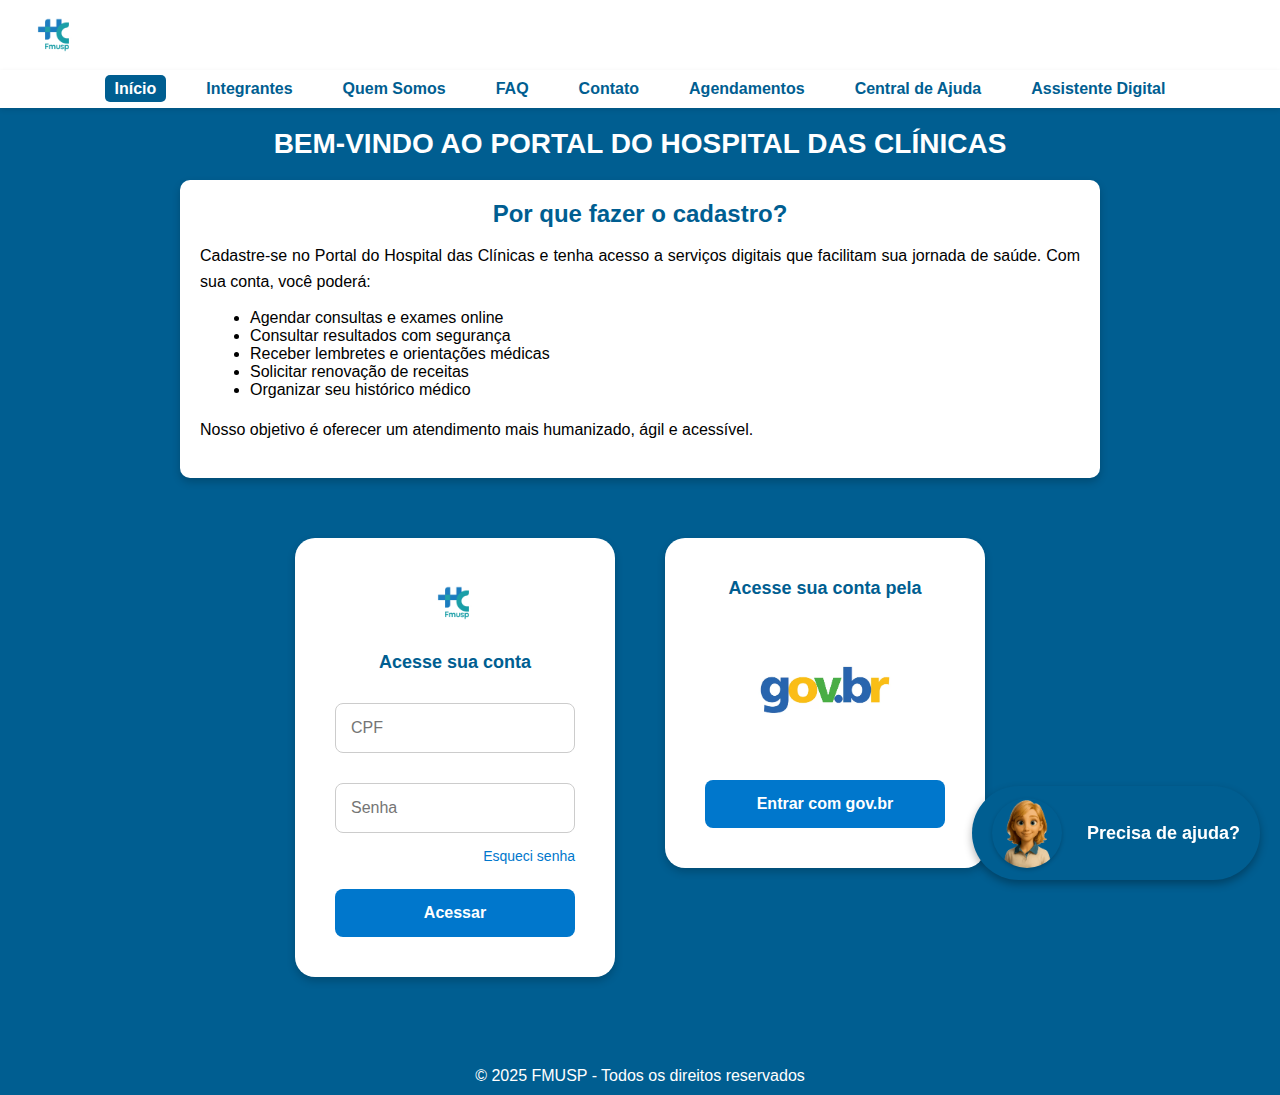
<file: index.html>
<!DOCTYPE html>
<html lang="pt-BR">
<head>
    <meta charset="UTF-8" />
    <meta name="viewport" content="width=device-width, initial-scale=1.0" />
    <title>FMUSP - Hospital das Clínicas</title>
    <link rel="stylesheet" href="css/style.css" />
    <link rel="stylesheet" href="css/avatar-assistente.css" />
</head>
<body>
    <header>
        <img src="image/logohc.png" alt="Logo FMUSP" class="logo" />
    </header>
    <nav class="menu">
        <ul>
            <li><a href="index.html" class="active">Início</a></li>
            <li><a href="html/integrantes.html">Integrantes</a></li>
            <li><a href="html/quemsomos.html">Quem Somos</a></li>
            <li><a href="html/faq.html">FAQ</a></li>
            <li><a href="html/contato.html">Contato</a></li>
            <li><a href="html/agendamentos.html">Agendamentos</a></li>
            <li><a href="html/central-ajuda.html">Central de Ajuda</a></li>
            <li><a href="html/assistente.html">Assistente Digital</a></li>
        </ul>
    </nav>
    <main>
        <div class="container">
            <h1>BEM-VINDO AO PORTAL DO HOSPITAL DAS CLÍNICAS</h1>
            <div class="cadastro-info">
                <h2>Por que fazer o cadastro?</h2>
                <p>Cadastre-se no Portal do Hospital das Clínicas e tenha acesso a serviços digitais que facilitam sua jornada de saúde. Com sua conta, você poderá:</p>
                <ul>
                    <li>Agendar consultas e exames online</li>
                    <li>Consultar resultados com segurança</li>
                    <li>Receber lembretes e orientações médicas</li>
                    <li>Solicitar renovação de receitas</li>
                    <li>Organizar seu histórico médico</li>
                </ul><br>

                <p>Nosso objetivo é oferecer um atendimento mais humanizado, ágil e acessível.</p>
            </div>
            <div class="login-container">
                <div class="login-box">
                    <img src="image/logohc.png" alt="FMUSP" class="login-logo" />
                    <p>Acesse sua conta</p>
                    <input type="text" placeholder="CPF" />
                    <input type="password" placeholder="Senha" />
                    <a href="#" class="esqueci">Esqueci senha</a>
                    <button>Acessar</button>
                </div>
                <div class="login-box">
                    <p>Acesse sua conta pela</p>
                    <img src="image/govbrlogo.webp" alt="gov.br" class="gov-logo" />
                    <button class="gov-btn">Entrar com gov.br</button>
                </div>
            </div>
        </div>
    </main>
    <div vw class="enabled">
    <div vw-access-button class="active"></div>
    <div vw-plugin-wrapper>
    <div class="vw-plugin-top-wrapper"></div>
    </div>
    </div>
    
    <script src="https://vlibras.gov.br/app/vlibras-plugin.js"></script>
    <script>
    new window.VLibras.Widget('https://vlibras.gov.br/app');
    </script>
    <footer>
        <p>&copy; 2025 FMUSP - Todos os direitos reservados</p>
    </footer>
    <a href="html/assistente.html" class="assistente-flutuante">
        <div class="avatar-assistente">
            <img src="image/assistente/assistente-estatico.png" alt="Assistente Digital">
        </div>
        <div class="assistente-texto">Precisa de ajuda?</div>
    </a>
    <script src="javascript/script.js"></script>
    <script src="javascript/avatarindex.js"></script>
</body>
</html>
</file>
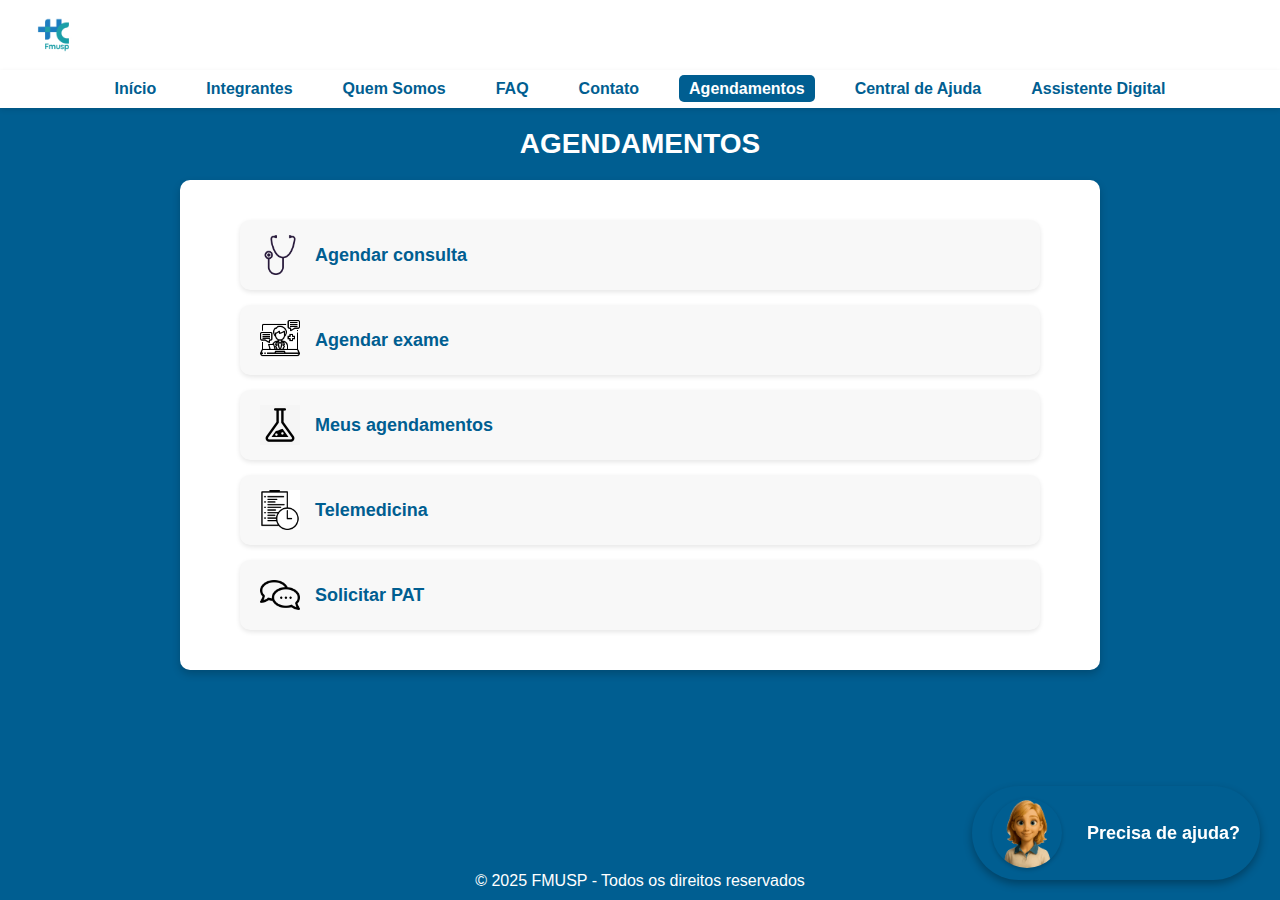
<file: html/agendamentos.html>
<!DOCTYPE html>
<html lang="pt-BR">
<head>
    <meta charset="UTF-8" />
    <meta name="viewport" content="width=device-width, initial-scale=1.0" />
    <title>Agendamentos - FMUSP</title>
    <link rel="stylesheet" href="../css/style.css" />
    <link rel="stylesheet" href="../css/avatar-assistente.css" />
    <link rel="stylesheet" href="../css/pages/agendamentos.css" />
</head>
<body>
    <header>
        <img src="../image/logohc.png" alt="Logo FMUSP" class="logo" />
    </header>
    <nav class="menu">
        <ul>
            <li><a href="../index.html">Início</a></li>
            <li><a href="integrantes.html">Integrantes</a></li>
            <li><a href="quemsomos.html">Quem Somos</a></li>
            <li><a href="faq.html">FAQ</a></li>
            <li><a href="contato.html">Contato</a></li>
            <li><a href="agendamentos.html" class="active">Agendamentos</a></li>
            <li><a href="central-ajuda.html">Central de Ajuda</a></li>
            <li><a href="assistente.html">Assistente Digital</a></li>
        </ul>
    </nav>
    <main>
        <div class="container">
            <h1>AGENDAMENTOS</h1>
            <div class="content-box">
                <div class="agendamentos-container">
                    <a href="agendar-consulta.html" class="agendamento-link">
                        <div class="agendamento-opcao">
                            <div class="agendamento-icone">
                                <img src="../image/icons/consulta-icon.png" alt="Ícone de consulta">
                            </div>
                            <div class="agendamento-texto">
                                <h3>Agendar consulta</h3>
                            </div>
                        </div>
                    </a>
                    
                    <a href="agendar-exame.html" class="agendamento-link">
                        <div class="agendamento-opcao">
                            <div class="agendamento-icone">
                                <img src="../image/icons/exame-icon.png" alt="Ícone de exame">
                            </div>
                            <div class="agendamento-texto">
                                <h3>Agendar exame</h3>
                            </div>
                        </div>
                    </a>
                    
                    <a href="meus-agendamentos.html" class="agendamento-link">
                        <div class="agendamento-opcao">
                            <div class="agendamento-icone">
                                <img src="../image/icons/agenda-icon.png" alt="Ícone de agenda">
                            </div>
                            <div class="agendamento-texto">
                                <h3>Meus agendamentos</h3>
                            </div>
                        </div>
                    </a>
                    
                    <a href="telemedicina.html" class="agendamento-link">
                        <div class="agendamento-opcao">
                            <div class="agendamento-icone">
                                <img src="../image/icons/telemedicina-icon.png" alt="Ícone de telemedicina">
                            </div>
                            <div class="agendamento-texto">
                                <h3>Telemedicina</h3>
                            </div>
                        </div>
                    </a>
                    
                    <a href="solicitar-pat.html" class="agendamento-link">
                        <div class="agendamento-opcao">
                            <div class="agendamento-icone">
                                <img src="../image/icons/pat-icon.png" alt="Ícone de PAT">
                            </div>
                            <div class="agendamento-texto">
                                <h3>Solicitar PAT</h3>
                            </div>
                        </div>
                    </a>
                </div>
            </div>
        </div>
    </main>
    <div vw class="enabled">
    <div vw-access-button class="active"></div>
    <div vw-plugin-wrapper>
    <div class="vw-plugin-top-wrapper"></div>
    </div>
    </div>
    
    <script src="https://vlibras.gov.br/app/vlibras-plugin.js"></script>
    <script>
    new window.VLibras.Widget('https://vlibras.gov.br/app');
    </script>
    <footer>
        <p>&copy; 2025 FMUSP - Todos os direitos reservados</p>
    </footer>
    <a href="assistente.html" class="assistente-flutuante">
        <div class="avatar-assistente">
            <img src="../image/assistente/assistente-estatico.png" alt="Assistente Digital">
        </div>
        <div class="assistente-texto">Precisa de ajuda?</div>
    </a>
    <script src="../javascript/script.js"></script>
    <script src="../javascript/avatar-assistente.js"></script>
</body>
</html>
</file>
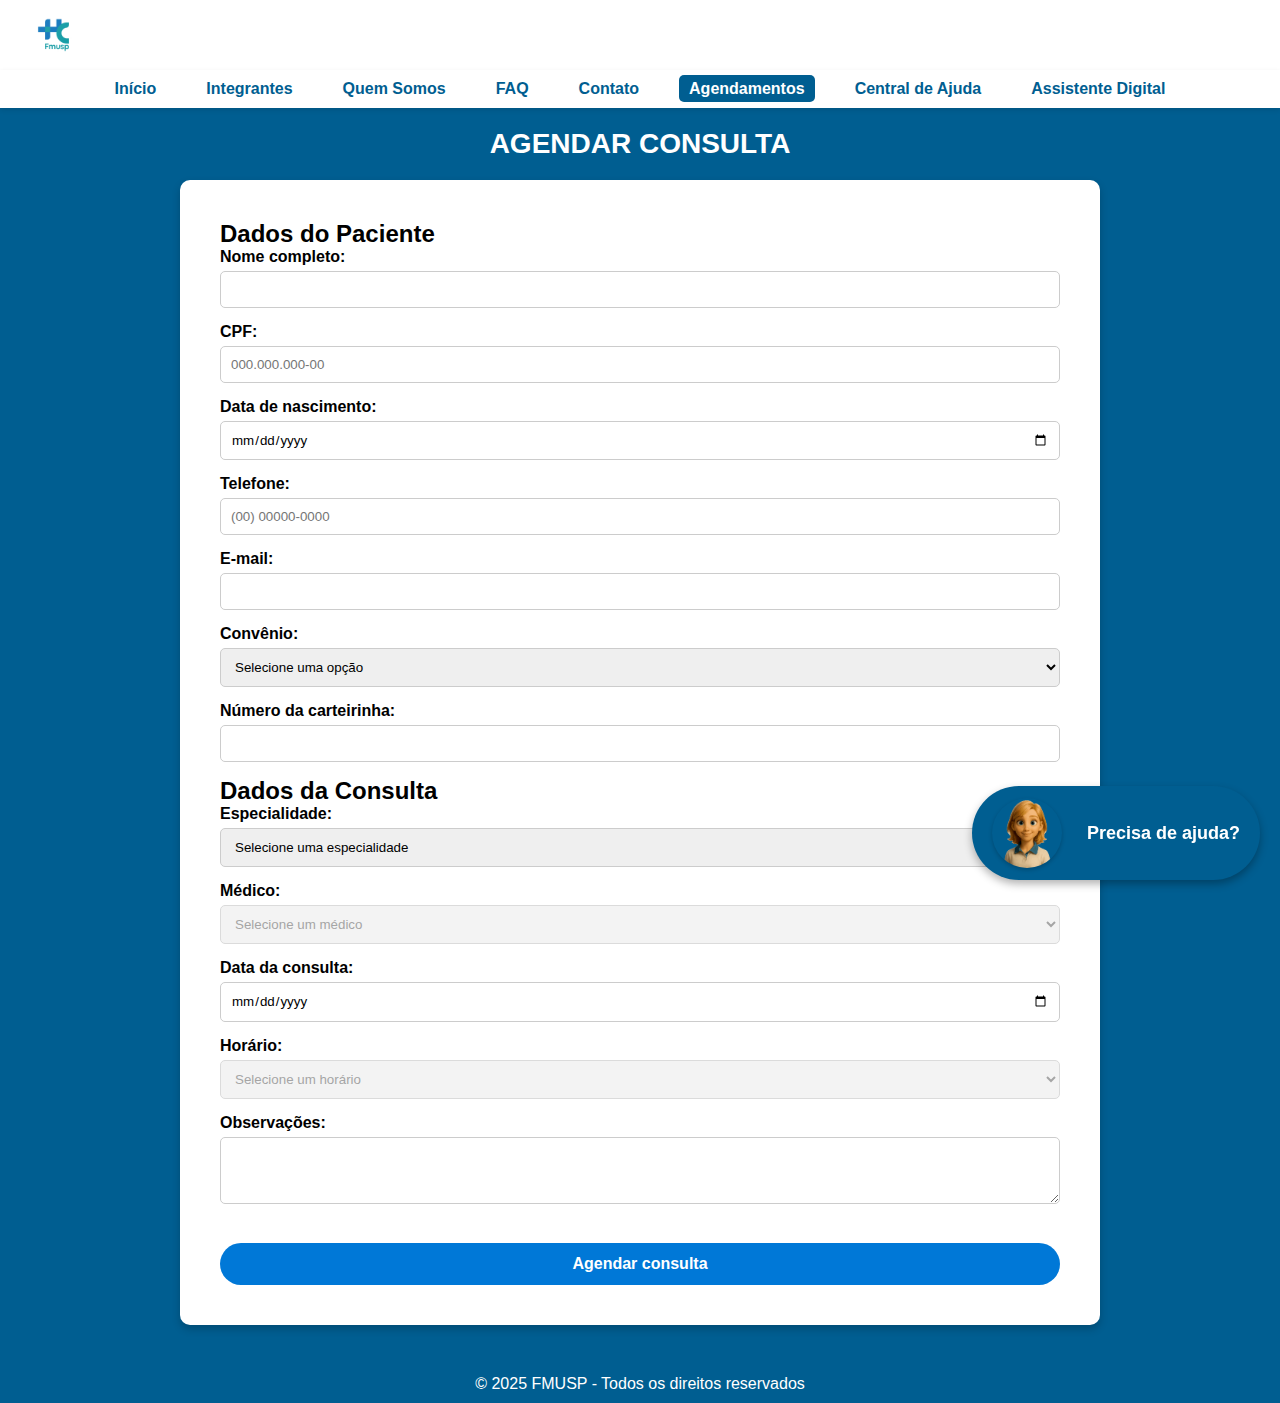
<file: html/agendar-consulta.html>
<!DOCTYPE html>
<html lang="pt-BR">
<head>
    <meta charset="UTF-8" />
    <meta name="viewport" content="width=device-width, initial-scale=1.0" />
    <title>Agendar Consulta - FMUSP</title>
    <link rel="stylesheet" href="../css/style.css" />
    <link rel="stylesheet" href="../css/avatar-assistente.css" />
</head>
<body>
    <header>
        <img src="../image/logohc.png" alt="Logo FMUSP" class="logo" />
    </header>
    <nav class="menu">
        <ul>
            <li><a href="../index.html">Início</a></li>
            <li><a href="integrantes.html">Integrantes</a></li>
            <li><a href="quemsomos.html">Quem Somos</a></li>
            <li><a href="faq.html">FAQ</a></li>
            <li><a href="contato.html">Contato</a></li>
            <li><a href="agendamentos.html" class="active">Agendamentos</a></li>
            <li><a href="central-ajuda.html">Central de Ajuda</a></li>
            <li><a href="assistente.html">Assistente Digital</a></li>
        </ul>
    </nav>
    <main>
        <div class="container">
            <h1>AGENDAR CONSULTA</h1>
            <div class="content-box">
                <div class="agendar-consulta-container">
                    <div class="form-section">
                        <h2>Dados do Paciente</h2>
                        <form id="form-agendar-consulta">
                            <div class="form-group">
                                <label for="nome-paciente">Nome completo:</label>
                                <input type="text" id="nome-paciente" name="nome-paciente" required>
                            </div>
                            
                            <div class="form-group">
                                <label for="cpf-paciente">CPF:</label>
                                <input type="text" id="cpf-paciente" name="cpf-paciente" placeholder="000.000.000-00" required>
                            </div>
                            
                            <div class="form-group">
                                <label for="data-nascimento">Data de nascimento:</label>
                                <input type="date" id="data-nascimento" name="data-nascimento" required>
                            </div>
                            
                            <div class="form-group">
                                <label for="telefone-paciente">Telefone:</label>
                                <input type="tel" id="telefone-paciente" name="telefone-paciente" placeholder="(00) 00000-0000" required>
                            </div>
                            
                            <div class="form-group">
                                <label for="email-paciente">E-mail:</label>
                                <input type="email" id="email-paciente" name="email-paciente" required>
                            </div>
                            
                            <div class="form-group">
                                <label for="convenio">Convênio:</label>
                                <select id="convenio" name="convenio" required>
                                    <option value="">Selecione uma opção</option>
                                    <option value="sus">SUS</option>
                                    <option value="amil">Amil</option>
                                    <option value="bradesco">Bradesco Saúde</option>
                                    <option value="unimed">Unimed</option>
                                    <option value="sulamerica">SulAmérica</option>
                                    <option value="particular">Particular</option>
                                </select>
                            </div>
                            
                            <div class="form-group">
                                <label for="carteirinha">Número da carteirinha:</label>
                                <input type="text" id="carteirinha" name="carteirinha">
                            </div>
                            
                            <h2>Dados da Consulta</h2>
                            
                            <div class="form-group">
                                <label for="especialidade">Especialidade:</label>
                                <select id="especialidade" name="especialidade" required>
                                    <option value="">Selecione uma especialidade</option>
                                    <option value="cardiologia">Cardiologia</option>
                                    <option value="dermatologia">Dermatologia</option>
                                    <option value="endocrinologia">Endocrinologia</option>
                                    <option value="ginecologia">Ginecologia</option>
                                    <option value="neurologia">Neurologia</option>
                                    <option value="oftalmologia">Oftalmologia</option>
                                    <option value="ortopedia">Ortopedia</option>
                                    <option value="pediatria">Pediatria</option>
                                    <option value="psiquiatria">Psiquiatria</option>
                                </select>
                            </div>
                            
                            <div class="form-group">
                                <label for="medico">Médico:</label>
                                <select id="medico" name="medico" disabled>
                                    <option value="">Selecione um médico</option>
                                </select>
                            </div>
                            
                            <div class="form-group">
                                <label for="data-consulta">Data da consulta:</label>
                                <input type="date" id="data-consulta" name="data-consulta" required>
                            </div>
                            
                            <div class="form-group">
                                <label for="horario-consulta">Horário:</label>
                                <select id="horario-consulta" name="horario-consulta" disabled>
                                    <option value="">Selecione um horário</option>
                                </select>
                            </div>
                            
                            <div class="form-group">
                                <label for="observacoes">Observações:</label>
                                <textarea id="observacoes" name="observacoes" rows="3"></textarea>
                            </div>
                            
                            <button type="submit" class="btn-agendar">Agendar consulta</button>
                        </form>
                    </div>
                </div>
            </div>
        </div>
    </main>
    <div vw class="enabled">
    <div vw-access-button class="active"></div>
    <div vw-plugin-wrapper>
    <div class="vw-plugin-top-wrapper"></div>
    </div>
    </div>
    
    <script src="https://vlibras.gov.br/app/vlibras-plugin.js"></script>
    <script>
    new window.VLibras.Widget('https://vlibras.gov.br/app');
    </script>
    <footer>
        <p>&copy; 2025 FMUSP - Todos os direitos reservados</p>
    </footer>
    <a href="assistente.html" class="assistente-flutuante">
        <div class="avatar-assistente">
            <img src="../image/assistente/assistente-estatico.png" alt="Assistente Digital">
        </div>
        <div class="assistente-texto">Precisa de ajuda?</div>
    </a>
    <script src="../javascript/script.js"></script>
    <script src="../javascript/avatar-assistente.js"></script>
</body>
</html>
</file>
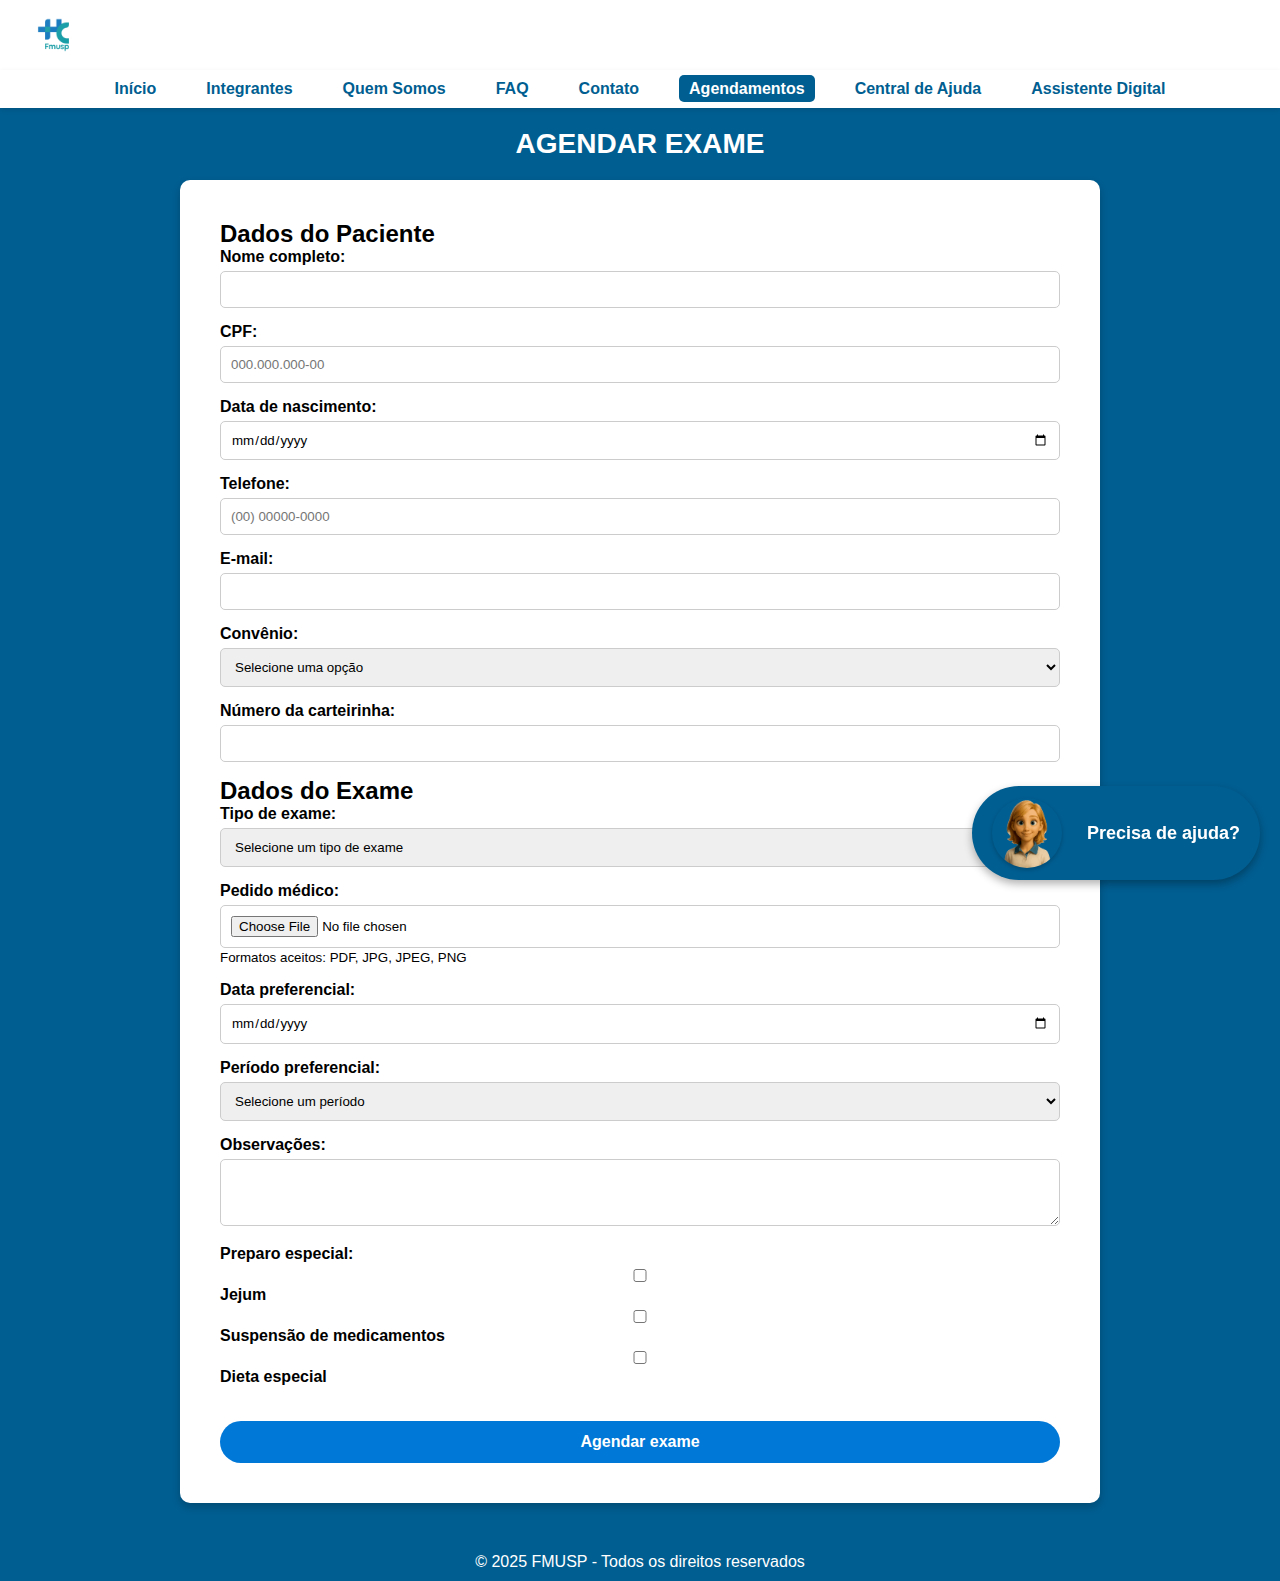
<file: html/agendar-exame.html>
<!DOCTYPE html>
<html lang="pt-BR">
<head>
    <meta charset="UTF-8" />
    <meta name="viewport" content="width=device-width, initial-scale=1.0" />
    <title>Agendar Exame - FMUSP</title>
    <link rel="stylesheet" href="../css/style.css" />
    <link rel="stylesheet" href="../css/avatar-assistente.css" />
</head>
<body>
    <header>
        <img src="../image/logohc.png" alt="Logo FMUSP" class="logo" />
    </header>
    <nav class="menu">
        <ul>
            <li><a href="../index.html">Início</a></li>
            <li><a href="integrantes.html">Integrantes</a></li>
            <li><a href="quemsomos.html">Quem Somos</a></li>
            <li><a href="faq.html">FAQ</a></li>
            <li><a href="contato.html">Contato</a></li>
            <li><a href="agendamentos.html" class="active">Agendamentos</a></li>
            <li><a href="central-ajuda.html">Central de Ajuda</a></li>
            <li><a href="assistente.html">Assistente Digital</a></li>
        </ul>
    </nav>
    <main>
        <div class="container">
            <h1>AGENDAR EXAME</h1>
            <div class="content-box">
                <div class="agendar-exame-container">
                    <div class="form-section">
                        <h2>Dados do Paciente</h2>
                        <form id="form-agendar-exame">
                            <div class="form-group">
                                <label for="nome-paciente">Nome completo:</label>
                                <input type="text" id="nome-paciente" name="nome-paciente" required>
                            </div>
                            
                            <div class="form-group">
                                <label for="cpf-paciente">CPF:</label>
                                <input type="text" id="cpf-paciente" name="cpf-paciente" placeholder="000.000.000-00" required>
                            </div>
                            
                            <div class="form-group">
                                <label for="data-nascimento">Data de nascimento:</label>
                                <input type="date" id="data-nascimento" name="data-nascimento" required>
                            </div>
                            
                            <div class="form-group">
                                <label for="telefone-paciente">Telefone:</label>
                                <input type="tel" id="telefone-paciente" name="telefone-paciente" placeholder="(00) 00000-0000" required>
                            </div>
                            
                            <div class="form-group">
                                <label for="email-paciente">E-mail:</label>
                                <input type="email" id="email-paciente" name="email-paciente" required>
                            </div>
                            
                            <div class="form-group">
                                <label for="convenio">Convênio:</label>
                                <select id="convenio" name="convenio" required>
                                    <option value="">Selecione uma opção</option>
                                    <option value="sus">SUS</option>
                                    <option value="amil">Amil</option>
                                    <option value="bradesco">Bradesco Saúde</option>
                                    <option value="unimed">Unimed</option>
                                    <option value="sulamerica">SulAmérica</option>
                                    <option value="particular">Particular</option>
                                </select>
                            </div>
                            
                            <div class="form-group">
                                <label for="carteirinha">Número da carteirinha:</label>
                                <input type="text" id="carteirinha" name="carteirinha">
                            </div>
                            
                            <h2>Dados do Exame</h2>
                            
                            <div class="form-group">
                                <label for="tipo-exame">Tipo de exame:</label>
                                <select id="tipo-exame" name="tipo-exame" required>
                                    <option value="">Selecione um tipo de exame</option>
                                    <option value="sangue">Exame de sangue</option>
                                    <option value="urina">Exame de urina</option>
                                    <option value="fezes">Exame de fezes</option>
                                    <option value="raio-x">Raio-X</option>
                                    <option value="ultrassom">Ultrassom</option>
                                    <option value="tomografia">Tomografia</option>
                                    <option value="ressonancia">Ressonância Magnética</option>
                                    <option value="eletrocardiograma">Eletrocardiograma</option>
                                    <option value="eletroencefalograma">Eletroencefalograma</option>
                                </select>
                            </div>
                            
                            <div class="form-group">
                                <label for="pedido-medico">Pedido médico:</label>
                                <input type="file" id="pedido-medico" name="pedido-medico" accept=".pdf,.jpg,.jpeg,.png" required>
                                <small>Formatos aceitos: PDF, JPG, JPEG, PNG</small>
                            </div>
                            
                            <div class="form-group">
                                <label for="data-exame">Data preferencial:</label>
                                <input type="date" id="data-exame" name="data-exame" required>
                            </div>
                            
                            <div class="form-group">
                                <label for="periodo-exame">Período preferencial:</label>
                                <select id="periodo-exame" name="periodo-exame" required>
                                    <option value="">Selecione um período</option>
                                    <option value="manha">Manhã (08:00 - 12:00)</option>
                                    <option value="tarde">Tarde (13:00 - 17:00)</option>
                                </select>
                            </div>
                            
                            <div class="form-group">
                                <label for="observacoes">Observações:</label>
                                <textarea id="observacoes" name="observacoes" rows="3"></textarea>
                            </div>
                            
                            <div class="form-group">
                                <label>Preparo especial:</label>
                                <div class="checkbox-group">
                                    <input type="checkbox" id="jejum" name="preparo" value="jejum">
                                    <label for="jejum">Jejum</label>
                                </div>
                                <div class="checkbox-group">
                                    <input type="checkbox" id="suspensao-medicamentos" name="preparo" value="suspensao-medicamentos">
                                    <label for="suspensao-medicamentos">Suspensão de medicamentos</label>
                                </div>
                                <div class="checkbox-group">
                                    <input type="checkbox" id="dieta-especial" name="preparo" value="dieta-especial">
                                    <label for="dieta-especial">Dieta especial</label>
                                </div>
                            </div>
                            
                            <button type="submit" class="btn-agendar">Agendar exame</button>
                        </form>
                    </div>
                </div>
            </div>
        </div>
    </main>
    <div vw class="enabled">
    <div vw-access-button class="active"></div>
    <div vw-plugin-wrapper>
    <div class="vw-plugin-top-wrapper"></div>
    </div>
    </div>
    
    <script src="https://vlibras.gov.br/app/vlibras-plugin.js"></script>
    <script>
    new window.VLibras.Widget('https://vlibras.gov.br/app');
    </script>
    <footer>
        <p>&copy; 2025 FMUSP - Todos os direitos reservados</p>
    </footer>
    <a href="assistente.html" class="assistente-flutuante">
        <div class="avatar-assistente">
            <img src="../image/assistente/assistente-estatico.png" alt="Assistente Digital">
        </div>
        <div class="assistente-texto">Precisa de ajuda?</div>
    </a>
    <script src="../javascript/script.js"></script>
    <script src="../javascript/avatar-assistente.js"></script>
</body>
</html>
</file>
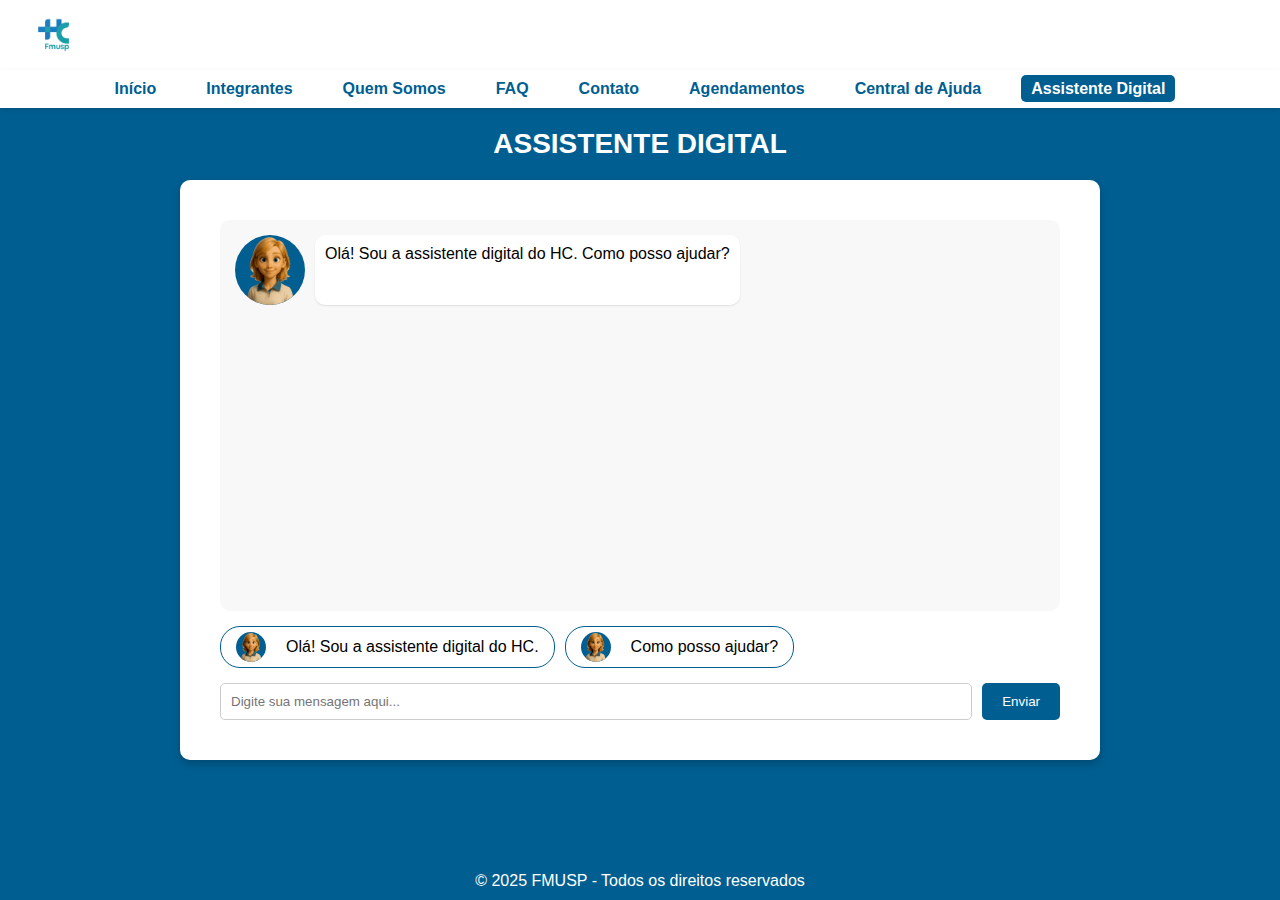
<file: html/assistente.html>
<!DOCTYPE html>
<html lang="pt-BR">
<head>
    <meta charset="UTF-8" />
    <meta name="viewport" content="width=device-width, initial-scale=1.0" />
    <title>Assistente Digital - FMUSP</title>
    <link rel="stylesheet" href="../css/style.css" />
    <link rel="stylesheet" href="../css/avatar-assistente.css" />
</head>
<body>
    <header>
        <img src="../image/logohc.png" alt="Logo FMUSP" class="logo" />
    </header>
    <nav class="menu">
        <ul>
            <li><a href="../index.html">Início</a></li>
            <li><a href="integrantes.html">Integrantes</a></li>
            <li><a href="quemsomos.html">Quem Somos</a></li>
            <li><a href="faq.html">FAQ</a></li>
            <li><a href="contato.html">Contato</a></li>
            <li><a href="agendamentos.html">Agendamentos</a></li>
            <li><a href="central-ajuda.html">Central de Ajuda</a></li>
            <li><a href="assistente.html" class="active">Assistente Digital</a></li>
        </ul>
    </nav>
    <main>
        <div class="container">
            <h1>ASSISTENTE DIGITAL</h1>
            <div class="content-box">
                <div class="chatbot-container">
                    <div class="chatbot-mensagens" id="chatbot-mensagens">
                        <div class="mensagem bot">
                            <div class="avatar-bot">
                                <img src="../image/assistente/assistente-estatico.png" alt="Assistente Digital">
                            </div>
                            <div class="texto-mensagem">
                                <p>Olá! Sou a assistente digital do HC. Como posso ajudar?</p>
                            </div>
                        </div>
                    </div>
                    
                    <div class="chatbot-opcoes">
                        <div class="opcao-bot">
                            <div class="avatar-bot">
                                <img src="../image/assistente/assistente-estatico.png" alt="Assistente Digital">
                            </div>
                            <div class="texto-opcao">
                                <p>Olá! Sou a assistente digital do HC.</p>
                            </div>
                        </div>
                        
                        <div class="opcao-bot">
                            <div class="avatar-bot">
                                <img src="../image/assistente/assistente-estatico.png" alt="Assistente Digital">
                            </div>
                            <div class="texto-opcao">
                                <p>Como posso ajudar?</p>
                            </div>
                        </div>
                    </div>
                    
                    <div class="chatbot-input">
                        <input type="text" id="mensagem-usuario" placeholder="Digite sua mensagem aqui...">
                        <button id="enviar-mensagem">Enviar</button>
                    </div>
                </div>
            </div>
        </div>
    </main>
    <div vw class="enabled">
    <div vw-access-button class="active"></div>
    <div vw-plugin-wrapper>
    <div class="vw-plugin-top-wrapper"></div>
    </div>
    </div>
    
    <script src="https://vlibras.gov.br/app/vlibras-plugin.js"></script>
    <script>
    new window.VLibras.Widget('https://vlibras.gov.br/app');
    </script>
    <footer>
        <p>&copy; 2025 FMUSP - Todos os direitos reservados</p>
    </footer>
    <script src="../javascript/script.js"></script>
</body>
</html>
</file>
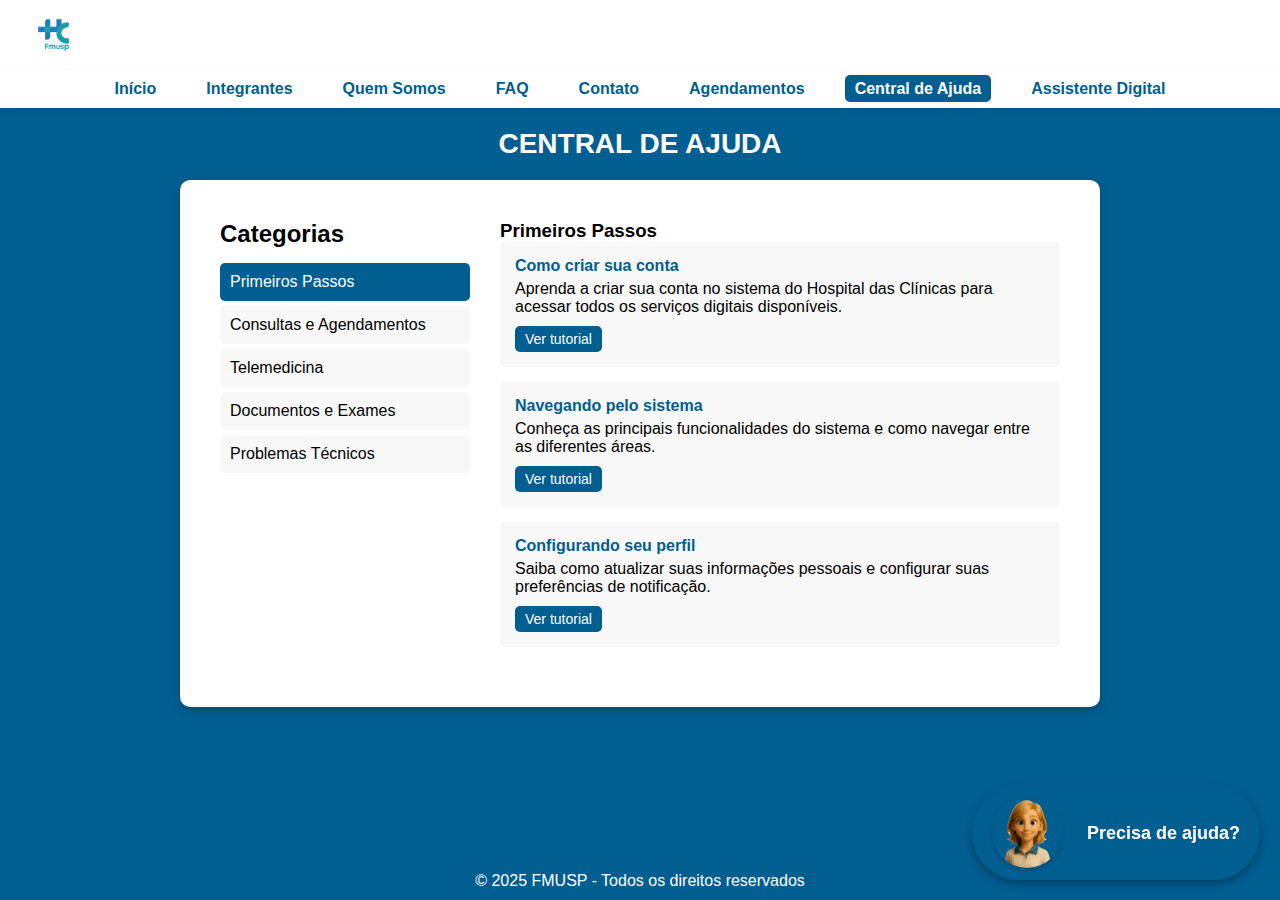
<file: html/central-ajuda.html>
<!DOCTYPE html>
<html lang="pt-BR">
<head>
    <meta charset="UTF-8" />
    <meta name="viewport" content="width=device-width, initial-scale=1.0" />
    <title>Central de Ajuda - FMUSP</title>
    <link rel="stylesheet" href="../css/style.css" />
    <link rel="stylesheet" href="../css/avatar-assistente.css" />
</head>
<body>
    <header>
        <img src="../image/logohc.png" alt="Logo FMUSP" class="logo" />
    </header>
    <nav class="menu">
        <ul>
            <li><a href="../index.html">Início</a></li>
            <li><a href="integrantes.html">Integrantes</a></li>
            <li><a href="quemsomos.html">Quem Somos</a></li>
            <li><a href="faq.html">FAQ</a></li>
            <li><a href="contato.html">Contato</a></li>
            <li><a href="agendamentos.html">Agendamentos</a></li>
            <li><a href="central-ajuda.html" class="active">Central de Ajuda</a></li>
            <li><a href="assistente.html">Assistente Digital</a></li>
        </ul>
    </nav>
    <main>
        <div class="container">
            <h1>CENTRAL DE AJUDA</h1>
            <div class="content-box">
                <div class="ajuda-container">
                    <div class="ajuda-categorias">
                        <h2>Categorias</h2>
                        <ul class="categorias-lista">
                            <li class="categoria-item active" data-categoria="primeiros-passos">Primeiros Passos</li>
                            <li class="categoria-item" data-categoria="consultas">Consultas e Agendamentos</li>
                            <li class="categoria-item" data-categoria="telemedicina">Telemedicina</li>
                            <li class="categoria-item" data-categoria="documentos">Documentos e Exames</li>
                            <li class="categoria-item" data-categoria="problemas">Problemas Técnicos</li>
                        </ul>
                    </div>
                    
                    <div class="ajuda-conteudo">
                        <div class="ajuda-secao" id="primeiros-passos">
                            <h3>Primeiros Passos</h3>
                            <div class="tutorial-item">
                                <h4>Como criar sua conta</h4>
                                <p>Aprenda a criar sua conta no sistema do Hospital das Clínicas para acessar todos os serviços digitais disponíveis.</p>
                                <a href="#" class="btn-tutorial">Ver tutorial</a>
                            </div>
                            <div class="tutorial-item">
                                <h4>Navegando pelo sistema</h4>
                                <p>Conheça as principais funcionalidades do sistema e como navegar entre as diferentes áreas.</p>
                                <a href="#" class="btn-tutorial">Ver tutorial</a>
                            </div>
                            <div class="tutorial-item">
                                <h4>Configurando seu perfil</h4>
                                <p>Saiba como atualizar suas informações pessoais e configurar suas preferências de notificação.</p>
                                <a href="#" class="btn-tutorial">Ver tutorial</a>
                            </div>
                        </div>
                        
                        <div class="ajuda-secao hidden" id="consultas">
                            <h3>Consultas e Agendamentos</h3>
                            <div class="tutorial-item">
                                <h4>Como agendar uma consulta</h4>
                                <p>Passo a passo para agendar consultas médicas através do sistema digital.</p>
                                <a href="#" class="btn-tutorial">Ver tutorial</a>
                            </div>
                            <div class="tutorial-item">
                                <h4>Cancelando ou remarcando consultas</h4>
                                <p>Aprenda como cancelar ou remarcar suas consultas quando necessário.</p>
                                <a href="#" class="btn-tutorial">Ver tutorial</a>
                            </div>
                            <div class="tutorial-item">
                                <h4>Confirmando presença</h4>
                                <p>Saiba como confirmar sua presença em consultas agendadas.</p>
                                <a href="#" class="btn-tutorial">Ver tutorial</a>
                            </div>
                        </div>
                        
                        <div class="ajuda-secao hidden" id="telemedicina">
                            <h3>Telemedicina</h3>
                            <div class="tutorial-item">
                                <h4>Preparando-se para uma consulta online</h4>
                                <p>Dicas para garantir uma boa experiência em suas consultas de telemedicina.</p>
                                <a href="#" class="btn-tutorial">Ver tutorial</a>
                            </div>
                            <div class="tutorial-item">
                                <h4>Acessando sua consulta online</h4>
                                <p>Como acessar a sala virtual para sua consulta de telemedicina.</p>
                                <a href="#" class="btn-tutorial">Ver tutorial</a>
                            </div>
                            <div class="tutorial-item">
                                <h4>Resolvendo problemas de áudio e vídeo</h4>
                                <p>Soluções para os problemas mais comuns durante consultas online.</p>
                                <a href="#" class="btn-tutorial">Ver tutorial</a>
                            </div>
                        </div>
                        
                        <div class="ajuda-secao hidden" id="documentos">
                            <h3>Documentos e Exames</h3>
                            <div class="tutorial-item">
                                <h4>Acessando resultados de exames</h4>
                                <p>Como visualizar e baixar seus resultados de exames pelo sistema.</p>
                                <a href="#" class="btn-tutorial">Ver tutorial</a>
                            </div>
                            <div class="tutorial-item">
                                <h4>Solicitando documentos médicos</h4>
                                <p>Aprenda a solicitar atestados, laudos e outros documentos médicos.</p>
                                <a href="#" class="btn-tutorial">Ver tutorial</a>
                            </div>
                            <div class="tutorial-item">
                                <h4>Compartilhando documentos com seu médico</h4>
                                <p>Como enviar documentos e exames para seu médico através do sistema.</p>
                                <a href="#" class="btn-tutorial">Ver tutorial</a>
                            </div>
                        </div>
                        
                        <div class="ajuda-secao hidden" id="problemas">
                            <h3>Problemas Técnicos</h3>
                            <div class="tutorial-item">
                                <h4>Problemas de login</h4>
                                <p>Soluções para dificuldades ao acessar sua conta.</p>
                                <a href="#" class="btn-tutorial">Ver tutorial</a>
                            </div>
                            <div class="tutorial-item">
                                <h4>Aplicativo não funciona</h4>
                                <p>O que fazer quando o aplicativo apresenta falhas ou não abre.</p>
                                <a href="#" class="btn-tutorial">Ver tutorial</a>
                            </div>
                            <div class="tutorial-item">
                                <h4>Problemas com notificações</h4>
                                <p>Como resolver problemas relacionados às notificações do sistema.</p>
                                <a href="#" class="btn-tutorial">Ver tutorial</a>
                            </div>
                        </div>
                    </div>
                </div>
            </div>
        </div>
    </main>
    <div vw class="enabled">
    <div vw-access-button class="active"></div>
    <div vw-plugin-wrapper>
    <div class="vw-plugin-top-wrapper"></div>
    </div>
    </div>
    
    <script src="https://vlibras.gov.br/app/vlibras-plugin.js"></script>
    <script>
    new window.VLibras.Widget('https://vlibras.gov.br/app');
    </script>
    <footer>
        <p>&copy; 2025 FMUSP - Todos os direitos reservados</p>
    </footer>
    <a href="assistente.html" class="assistente-flutuante">
        <div class="avatar-assistente">
            <img src="../image/assistente/assistente-estatico.png" alt="Assistente Digital">
        </div>
        <div class="assistente-texto">Precisa de ajuda?</div>
    </a>
    <script src="../javascript/script.js"></script>
    <script src="../javascript/avatar-assistente.js"></script>
</body>
</html>
</file>
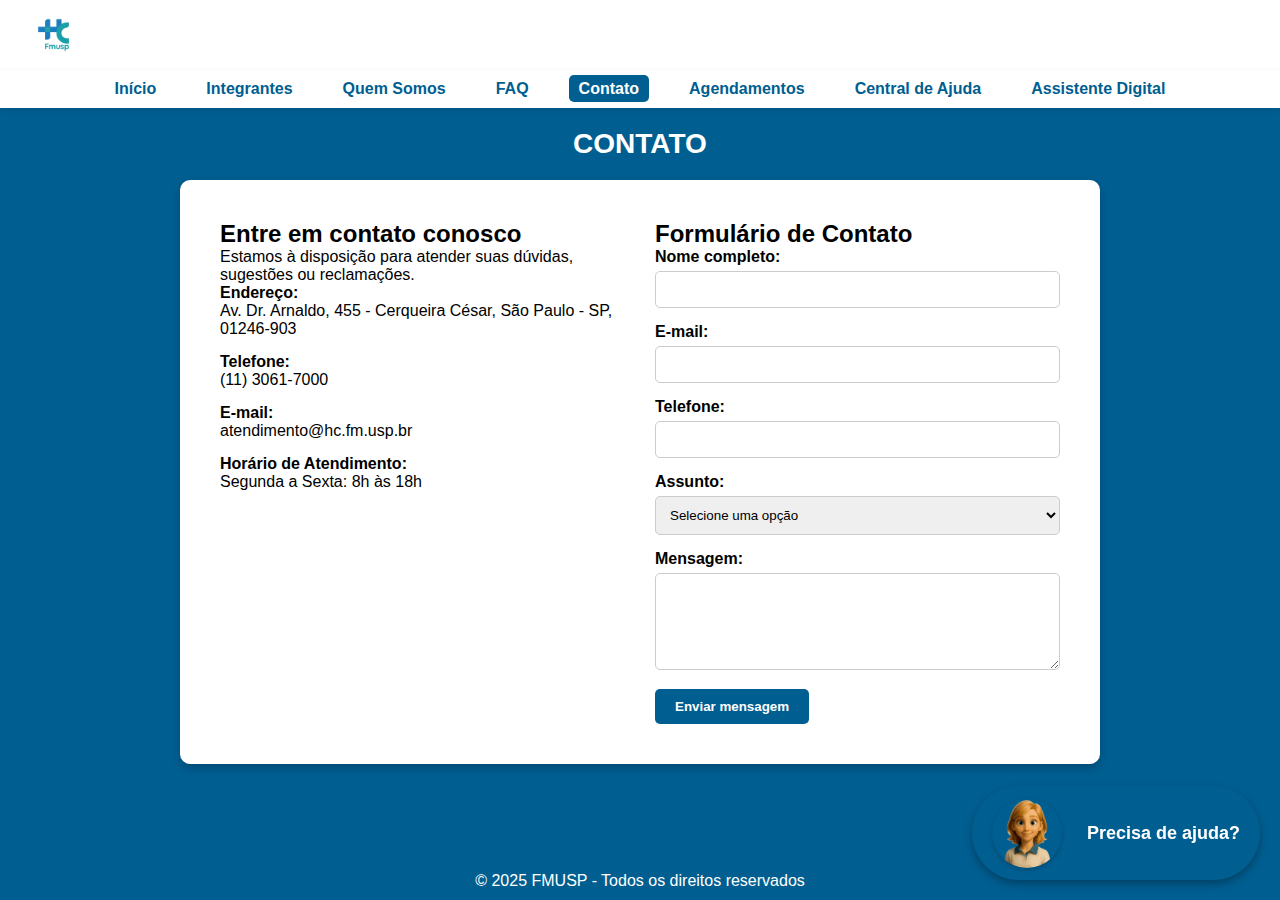
<file: html/contato.html>
<!DOCTYPE html>
<html lang="pt-BR">
<head>
    <meta charset="UTF-8" />
    <meta name="viewport" content="width=device-width, initial-scale=1.0" />
    <title>Contato - FMUSP</title>
    <link rel="stylesheet" href="../css/style.css" />
    <link rel="stylesheet" href="../css/avatar-assistente.css" />
</head>
<body>
    <header>
        <img src="../image/logohc.png" alt="Logo FMUSP" class="logo" />
    </header>
    <nav class="menu">
        <ul>
            <li><a href="../index.html">Início</a></li>
            <li><a href="integrantes.html">Integrantes</a></li>
            <li><a href="quemsomos.html">Quem Somos</a></li>
            <li><a href="faq.html">FAQ</a></li>
            <li><a href="contato.html" class="active">Contato</a></li>
            <li><a href="agendamentos.html">Agendamentos</a></li>
            <li><a href="central-ajuda.html">Central de Ajuda</a></li>
            <li><a href="assistente.html">Assistente Digital</a></li>
        </ul>
    </nav>
    <main>
        <div class="container">
            <h1>CONTATO</h1>
            <div class="content-box">
                <div class="contato-container">
                    <div class="contato-info">
                        <h2>Entre em contato conosco</h2>
                        <p>Estamos à disposição para atender suas dúvidas, sugestões ou reclamações.</p>
                        
                        <div class="info-item">
                            <strong>Endereço:</strong>
                            <p>Av. Dr. Arnaldo, 455 - Cerqueira César, São Paulo - SP, 01246-903</p>
                        </div>
                        
                        <div class="info-item">
                            <strong>Telefone:</strong>
                            <p>(11) 3061-7000</p>
                        </div>
                        
                        <div class="info-item">
                            <strong>E-mail:</strong>
                            <p>atendimento@hc.fm.usp.br</p>
                        </div>
                        
                        <div class="info-item">
                            <strong>Horário de Atendimento:</strong>
                            <p>Segunda a Sexta: 8h às 18h</p>
                        </div>
                    </div>
                    
                    <div class="contato-form">
                        <h2>Formulário de Contato</h2>
                        <form id="form-contato">
                            <div class="form-group">
                                <label for="nome">Nome completo:</label>
                                <input type="text" id="nome" name="nome" required>
                            </div>
                            
                            <div class="form-group">
                                <label for="email">E-mail:</label>
                                <input type="email" id="email" name="email" required>
                            </div>
                            
                            <div class="form-group">
                                <label for="telefone">Telefone:</label>
                                <input type="tel" id="telefone" name="telefone">
                            </div>
                            
                            <div class="form-group">
                                <label for="assunto">Assunto:</label>
                                <select id="assunto" name="assunto" required>
                                    <option value="">Selecione uma opção</option>
                                    <option value="duvida">Dúvida</option>
                                    <option value="sugestao">Sugestão</option>
                                    <option value="reclamacao">Reclamação</option>
                                    <option value="elogio">Elogio</option>
                                    <option value="outro">Outro</option>
                                </select>
                            </div>
                            
                            <div class="form-group">
                                <label for="mensagem">Mensagem:</label>
                                <textarea id="mensagem" name="mensagem" rows="5" required></textarea>
                            </div>
                            
                            <button type="submit" class="btn-enviar">Enviar mensagem</button>
                        </form>
                    </div>
                </div>
            </div>
        </div>
    </main>
    <div vw class="enabled">
    <div vw-access-button class="active"></div>
    <div vw-plugin-wrapper>
    <div class="vw-plugin-top-wrapper"></div>
    </div>
    </div>
    
    <script src="https://vlibras.gov.br/app/vlibras-plugin.js"></script>
    <script>
    new window.VLibras.Widget('https://vlibras.gov.br/app');
    </script>
    <footer>
        <p>&copy; 2025 FMUSP - Todos os direitos reservados</p>
    </footer>
    <a href="assistente.html" class="assistente-flutuante">
        <div class="avatar-assistente">
            <img src="../image/assistente/assistente-estatico.png" alt="Assistente Digital">
        </div>
        <div class="assistente-texto">Precisa de ajuda?</div>
    </a>
    <script src="../javascript/script.js"></script>
    <script src="../javascript/avatar-assistente.js"></script>
</body>
</html>

    <script src="../javascript/contato-validation.js"></script>
</file>
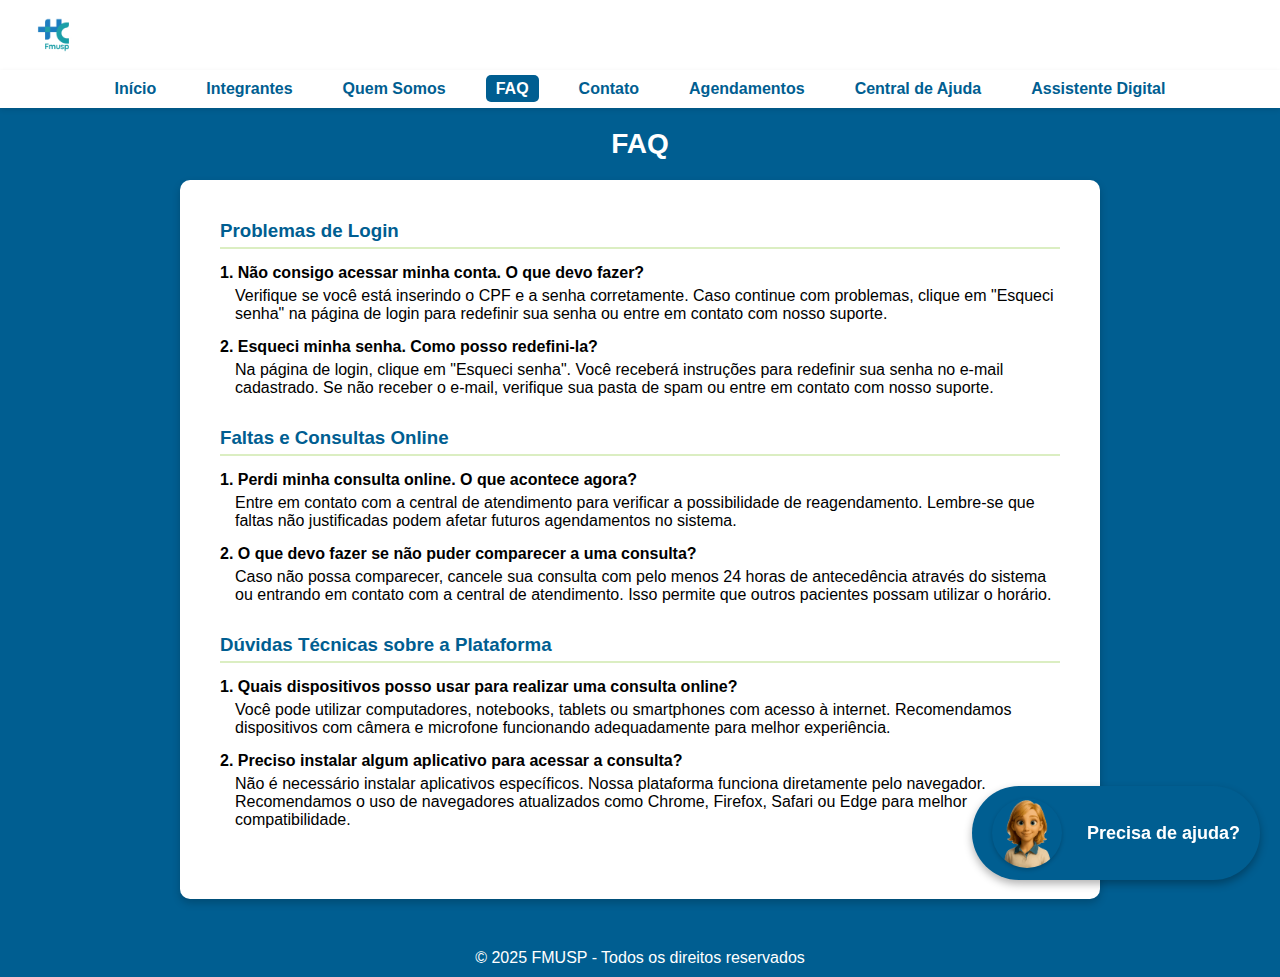
<file: html/faq.html>
<!DOCTYPE html>
<html lang="pt-BR">
<head>
    <meta charset="UTF-8" />
    <meta name="viewport" content="width=device-width, initial-scale=1.0" />
    <title>FAQ - FMUSP</title>
    <link rel="stylesheet" href="../css/style.css" />
    <link rel="stylesheet" href="../css/avatar-assistente.css" />
</head>
<body>
    <header>
        <img src="../image/logohc.png" alt="Logo FMUSP" class="logo" />
    </header>
    <nav class="menu">
        <ul>
            <li><a href="../index.html">Início</a></li>
            <li><a href="integrantes.html">Integrantes</a></li>
            <li><a href="quemsomos.html">Quem Somos</a></li>
            <li><a href="faq.html" class="active">FAQ</a></li>
            <li><a href="contato.html">Contato</a></li>
            <li><a href="agendamentos.html">Agendamentos</a></li>
            <li><a href="central-ajuda.html">Central de Ajuda</a></li>
            <li><a href="assistente.html">Assistente Digital</a></li>
        </ul>
    </nav>
    <main>
        <div class="container">
            <h1>FAQ</h1>
            <div class="content-box">
                <div class="faq-section">
                    <h3>Problemas de Login</h3>
                    <div class="faq-item">
                        <div class="faq-question">1. Não consigo acessar minha conta. O que devo fazer?</div>
                        <div class="faq-answer">
                            <p>Verifique se você está inserindo o CPF e a senha corretamente. Caso continue com problemas, clique em "Esqueci senha" na página de login para redefinir sua senha ou entre em contato com nosso suporte.</p>
                        </div>
                    </div>
                    <div class="faq-item">
                        <div class="faq-question">2. Esqueci minha senha. Como posso redefini-la?</div>
                        <div class="faq-answer">
                            <p>Na página de login, clique em "Esqueci senha". Você receberá instruções para redefinir sua senha no e-mail cadastrado. Se não receber o e-mail, verifique sua pasta de spam ou entre em contato com nosso suporte.</p>
                        </div>
                    </div>
                </div>

                <div class="faq-section">
                    <h3>Faltas e Consultas Online</h3>
                    <div class="faq-item">
                        <div class="faq-question">1. Perdi minha consulta online. O que acontece agora?</div>
                        <div class="faq-answer">
                            <p>Entre em contato com a central de atendimento para verificar a possibilidade de reagendamento. Lembre-se que faltas não justificadas podem afetar futuros agendamentos no sistema.</p>
                        </div>
                    </div>
                    <div class="faq-item">
                        <div class="faq-question">2. O que devo fazer se não puder comparecer a uma consulta?</div>
                        <div class="faq-answer">
                            <p>Caso não possa comparecer, cancele sua consulta com pelo menos 24 horas de antecedência através do sistema ou entrando em contato com a central de atendimento. Isso permite que outros pacientes possam utilizar o horário.</p>
                        </div>
                    </div>
                </div>

                <div class="faq-section">
                    <h3>Dúvidas Técnicas sobre a Plataforma</h3>
                    <div class="faq-item">
                        <div class="faq-question">1. Quais dispositivos posso usar para realizar uma consulta online?</div>
                        <div class="faq-answer">
                            <p>Você pode utilizar computadores, notebooks, tablets ou smartphones com acesso à internet. Recomendamos dispositivos com câmera e microfone funcionando adequadamente para melhor experiência.</p>
                        </div>
                    </div>
                    <div class="faq-item">
                        <div class="faq-question">2. Preciso instalar algum aplicativo para acessar a consulta?</div>
                        <div class="faq-answer">
                            <p>Não é necessário instalar aplicativos específicos. Nossa plataforma funciona diretamente pelo navegador. Recomendamos o uso de navegadores atualizados como Chrome, Firefox, Safari ou Edge para melhor compatibilidade.</p>
                        </div>
                    </div>
                </div>
            </div>
        </div>
    </main>
    <div vw class="enabled">
    <div vw-access-button class="active"></div>
    <div vw-plugin-wrapper>
    <div class="vw-plugin-top-wrapper"></div>
    </div>
    </div>
    
    <script src="https://vlibras.gov.br/app/vlibras-plugin.js"></script>
    <script>
    new window.VLibras.Widget('https://vlibras.gov.br/app');
    </script>
    <footer>
        <p>&copy; 2025 FMUSP - Todos os direitos reservados</p>
    </footer>
    <a href="assistente.html" class="assistente-flutuante">
        <div class="avatar-assistente">
            <img src="../image/assistente/assistente-estatico.png" alt="Assistente Digital">
        </div>
        <div class="assistente-texto">Precisa de ajuda?</div>
    </a>
    <script src="../javascript/script.js"></script>
    <script src="../javascript/avatar-assistente.js"></script>
</body>
</html>
</file>
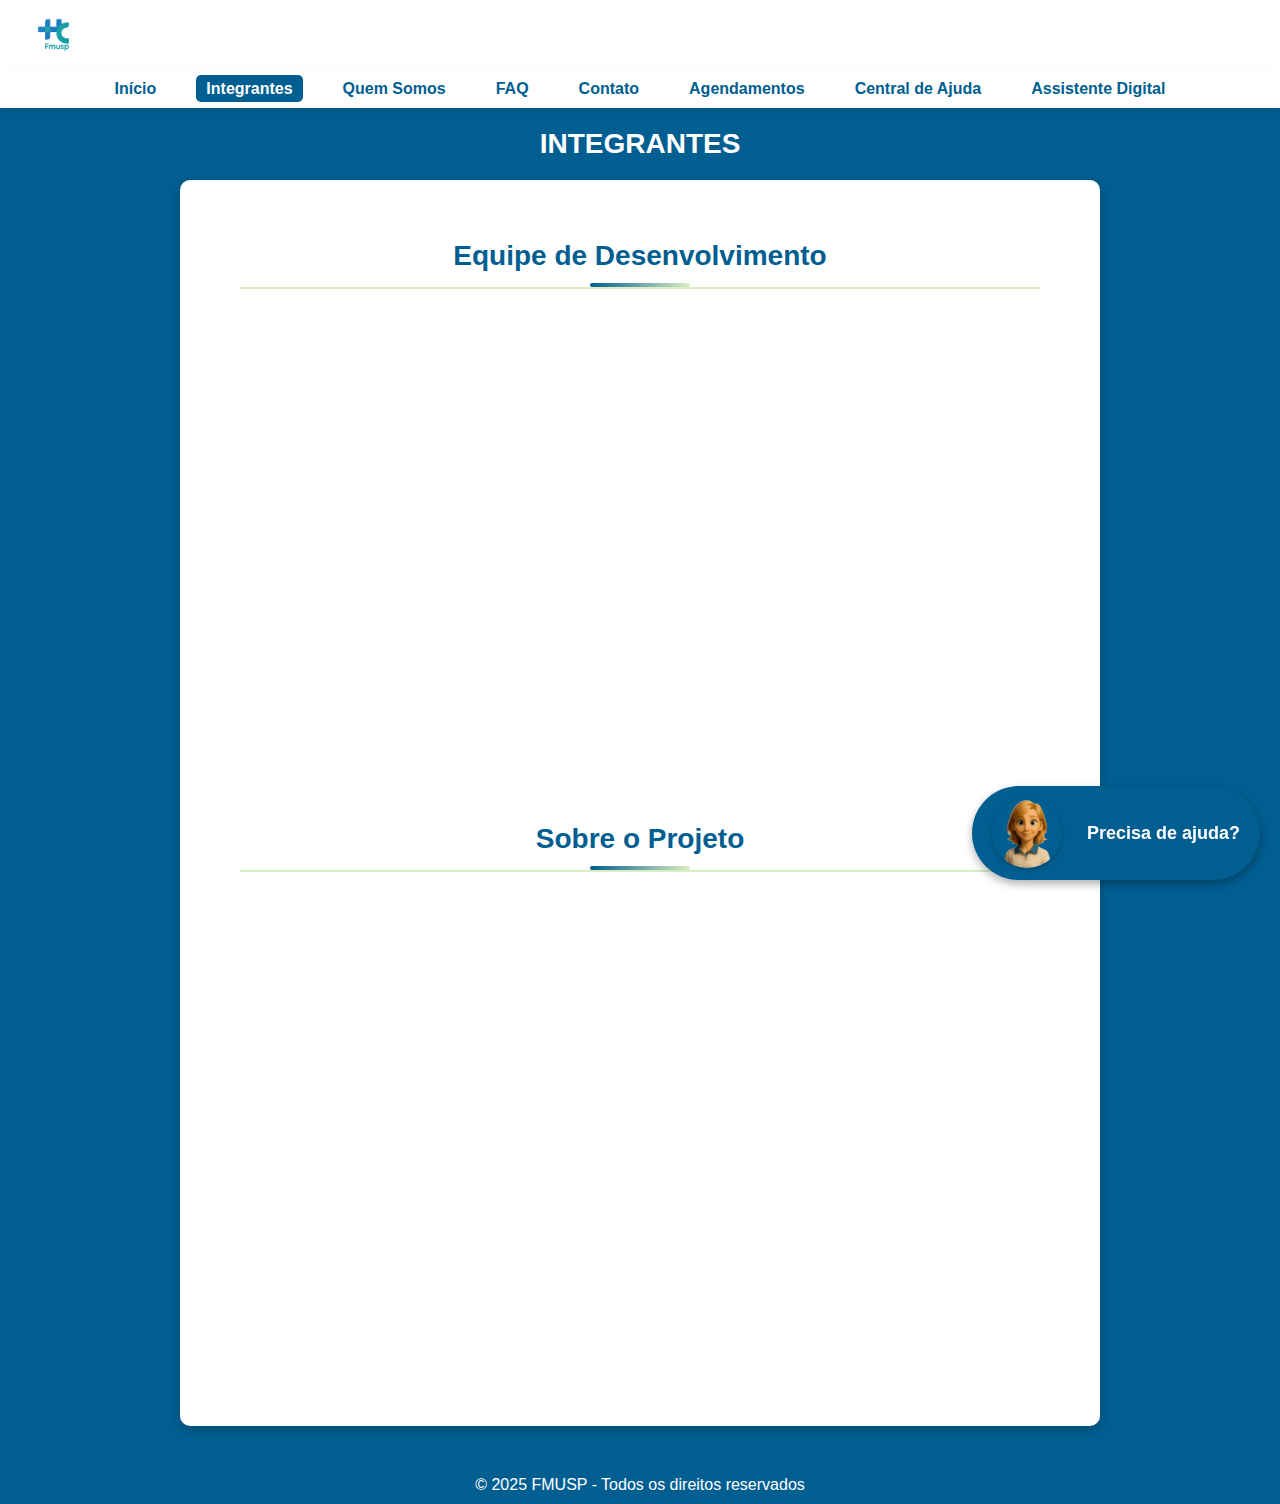
<file: html/integrantes.html>
<!DOCTYPE html>
<html lang="pt-BR">
<head>
    <meta charset="UTF-8" />
    <meta name="viewport" content="width=device-width, initial-scale=1.0" />
    <title>Integrantes - FMUSP</title>
    <link rel="stylesheet" href="../css/style.css" />
    <link rel="stylesheet" href="../css/avatar-assistente.css" />
    <link rel="stylesheet" href="../css/pages/integrantes.css" />
</head>
<body>
    <header>
        <img src="../image/logohc.png" alt="Logo FMUSP" class="logo" />
    </header>
    <nav class="menu">
        <ul>
            <li><a href="../index.html">Início</a></li>
            <li><a href="integrantes.html" class="active">Integrantes</a></li>
            <li><a href="quemsomos.html">Quem Somos</a></li>
            <li><a href="faq.html">FAQ</a></li>
            <li><a href="contato.html">Contato</a></li>
            <li><a href="agendamentos.html">Agendamentos</a></li>
            <li><a href="central-ajuda.html">Central de Ajuda</a></li>
            <li><a href="assistente.html">Assistente Digital</a></li>
        </ul>
    </nav>
    <main>
        <div class="container">
            <h1>INTEGRANTES</h1>
            <div class="content-box">
                <div class="integrantes-container">
                    <h2>Equipe de Desenvolvimento</h2>
                    
                    <div class="integrante-card" data-role="front-end">
                        <div class="integrante-foto">
                            <img src="../image/integrantes/Felllipe.jpg" alt="Fellipe Costa de Oliveira">
                        </div>
                        <div class="integrante-info">
                            <h3>Fellipe Costa de Oliveira</h3>
                            <p class="integrante-cargo">Desenvolvedor Front-end</p>
                            <p class="integrante-rm">RM: 564673</p>
                            <p class="integrante-descricao">Responsável pelo desenvolvimento da interface do usuário e implementação do design visual do sistema. Especialista em HTML, CSS e JavaScript, com foco em criar experiências digitais acessíveis e responsivas para todos os usuários.</p>
                            <div class="integrante-links">
                                <a href="https://github.com/FellipeCostaOliveira" target="_blank" style="color: #005e91; text-decoration: none;">GitHub</a> | 
                                <a href="https://www.linkedin.com/in/fellipe-oliveira-aab114355?utm_source=share&utm_campaign=share_via&utm_content=profile&utm_medium=ios_app" target="_blank" style="color: #005e91; text-decoration: none;">LinkedIn</a>
                            </div>
                        </div>
                    </div>
                    
                    <div class="integrante-card" data-role="designer">
                        <div class="integrante-foto">
                            <img src="../image/integrantes/Felype.jpg" alt="Felype Ferreira Maschio">
                        </div>
                        <div class="integrante-info">
                            <h3>Felype Ferreira Maschio</h3>
                            <p class="integrante-cargo">UX/UI Designer</p>
                            <p class="integrante-rm">RM: 563009</p>
                            <p class="integrante-descricao">Responsável pela experiência do usuário, criação de wireframes e design visual da plataforma. Especialista em design centrado no usuário, com foco em acessibilidade e usabilidade para todos os públicos, especialmente pessoas com dificuldade em usar tecnologias digitais.</p>
                            <div class="integrante-links">
                                <a href="https://github.com/FelypeMaschio" target="_blank" style="color: #005e91; text-decoration: none;">GitHub</a> | 
                                <a href="https://www.linkedin.com/in/felype-ferreira-maschio-735842286?utm_source=share&utm_campaign=share_via&utm_content=profile&utm_medium=android_app" target="_blank" style="color: #005e91; text-decoration: none;">LinkedIn</a>
                            </div>
                        </div>
                    </div>
                    
                    <h2>Sobre o Projeto</h2>
                    <div class="projeto-info">
                        <p>Este projeto foi desenvolvido como parte do Challenge 2025 - 1º Semestre, com o objetivo de criar uma solução digital para auxiliar pessoas com dificuldade em usar celular na saúde digital.</p>
                        
                        <p>A plataforma foi projetada com foco na acessibilidade e facilidade de uso, permitindo que pessoas de todas as idades e níveis de familiaridade com tecnologia possam acessar serviços de saúde de forma digital.</p>
                        
                        <div class="tecnologias-lista">
                            <span class="tecnologia-tag">HTML5</span>
                            <span class="tecnologia-tag">CSS3</span>
                            <span class="tecnologia-tag">JavaScript</span>
                            <span class="tecnologia-tag">Acessibilidade</span>
                            <span class="tecnologia-tag">Design Responsivo</span>
                            <span class="tecnologia-tag">UX/UI</span>
                        </div>
                        
                        <p>Utilizamos tecnologias modernas como HTML5, CSS3 e JavaScript para criar uma interface intuitiva e responsiva, que se adapta a diferentes dispositivos e tamanhos de tela. A arquitetura do sistema foi pensada para garantir desempenho, segurança e escalabilidade.</p>
                        
                        <p>Agradecemos a todos os envolvidos no desenvolvimento deste projeto, especialmente aos professores e orientadores que nos guiaram durante todo o processo.</p>
                    </div>
                </div>
            </div>
        </div>
    </main>
    <div vw class="enabled">
    <div vw-access-button class="active"></div>
    <div vw-plugin-wrapper>
    <div class="vw-plugin-top-wrapper"></div>
    </div>
    </div>
    
    <script src="https://vlibras.gov.br/app/vlibras-plugin.js"></script>
    <script>
    new window.VLibras.Widget('https://vlibras.gov.br/app');
    </script>
    <footer>
        <p>&copy; 2025 FMUSP - Todos os direitos reservados</p>
    </footer>
    <a href="assistente.html" class="assistente-flutuante">
        <div class="avatar-assistente">
            <img src="../image/assistente/assistente-estatico.png" alt="Assistente Digital">
        </div>
        <div class="assistente-texto">Precisa de ajuda?</div>
    </a>
    <script src="../javascript/script.js"></script>
    <script src="../javascript/pages/integrantes.js"></script>
    <script src="../javascript/avatar-assistente.js"></script>
</body>
</html>
</file>
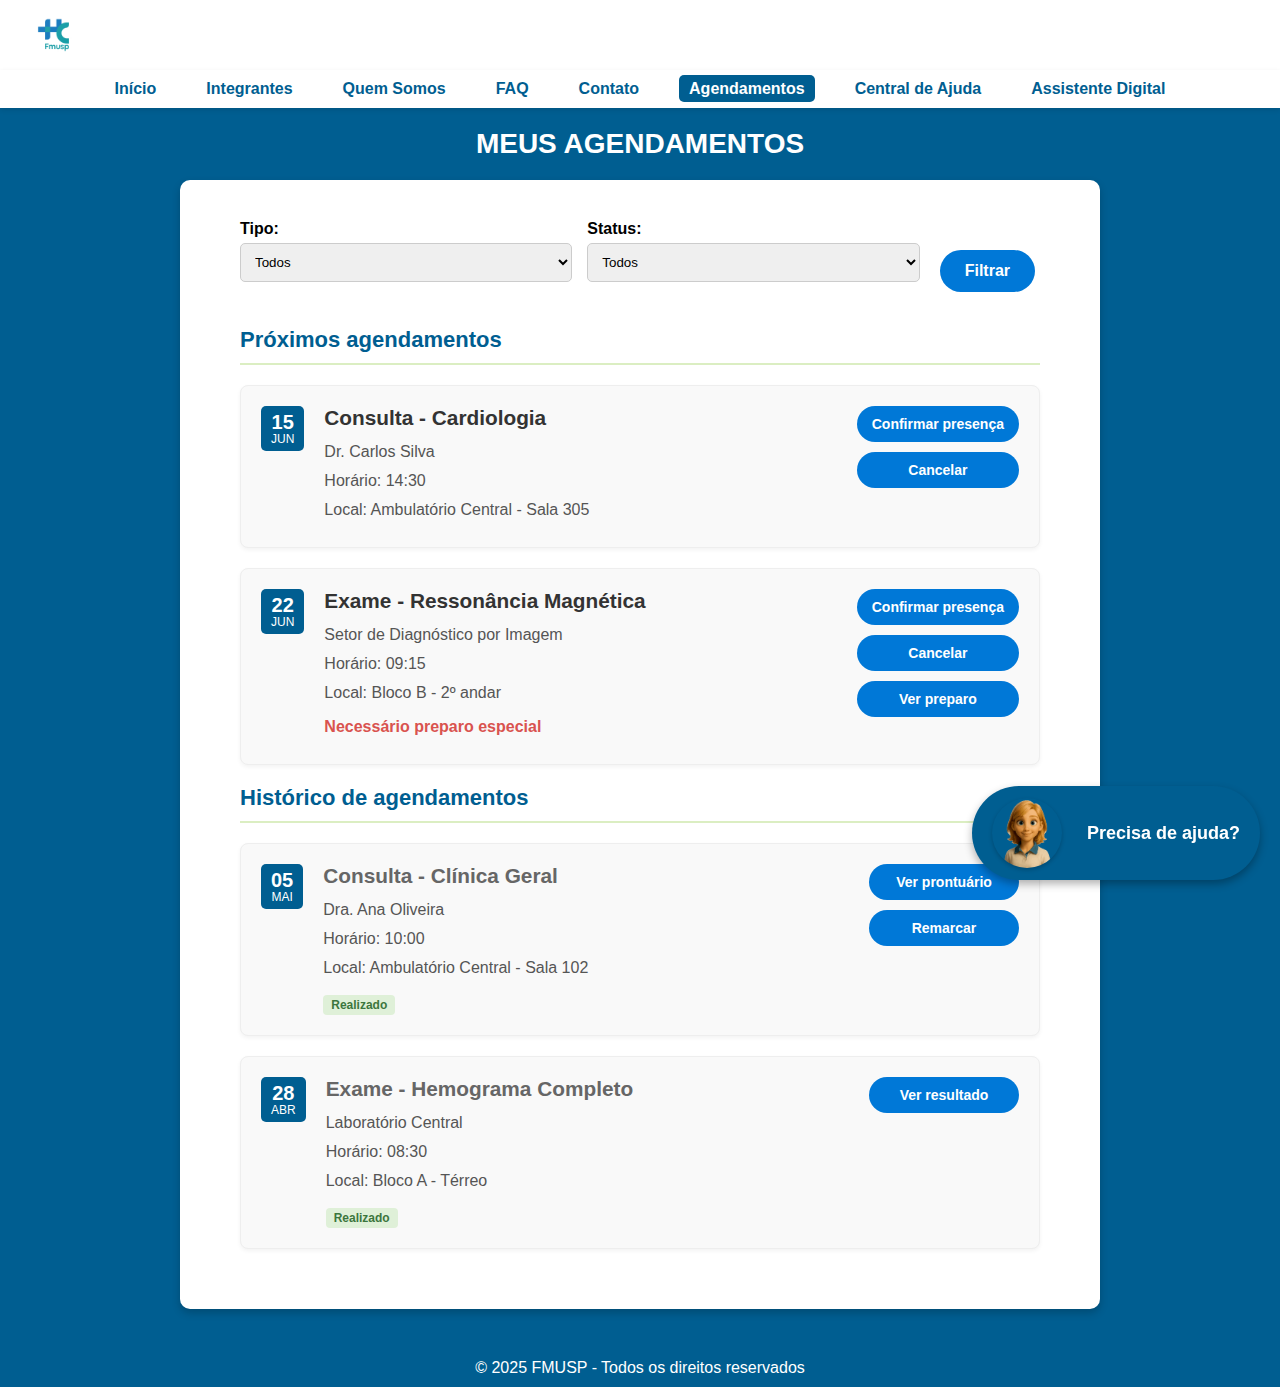
<file: html/meus-agendamentos.html>
<!DOCTYPE html>
<html lang="pt-BR">
<head>
    <meta charset="UTF-8" />
    <meta name="viewport" content="width=device-width, initial-scale=1.0" />
    <title>Meus Agendamentos - FMUSP</title>
    <link rel="stylesheet" href="../css/style.css" />
    <link rel="stylesheet" href="../css/avatar-assistente.css" />
</head>
<body>
    <header>
        <img src="../image/logohc.png" alt="Logo FMUSP" class="logo" />
    </header>
    <nav class="menu">
        <ul>
            <li><a href="../index.html">Início</a></li>
            <li><a href="integrantes.html">Integrantes</a></li>
            <li><a href="quemsomos.html">Quem Somos</a></li>
            <li><a href="faq.html">FAQ</a></li>
            <li><a href="contato.html">Contato</a></li>
            <li><a href="agendamentos.html" class="active">Agendamentos</a></li>
            <li><a href="central-ajuda.html">Central de Ajuda</a></li>
            <li><a href="assistente.html">Assistente Digital</a></li>
        </ul>
    </nav>
    <main>
        <div class="container">
            <h1>MEUS AGENDAMENTOS</h1>
            <div class="content-box">
                <div class="meus-agendamentos-container">
                    <div class="filtros-agendamentos">
                        <div class="form-group">
                            <label for="filtro-tipo">Tipo:</label>
                            <select id="filtro-tipo">
                                <option value="todos">Todos</option>
                                <option value="consulta">Consultas</option>
                                <option value="exame">Exames</option>
                            </select>
                        </div>
                        <div class="form-group">
                            <label for="filtro-status">Status:</label>
                            <select id="filtro-status">
                                <option value="todos">Todos</option>
                                <option value="agendado">Agendados</option>
                                <option value="realizado">Realizados</option>
                                <option value="cancelado">Cancelados</option>
                            </select>
                        </div>
                        <button class="btn-filtrar">Filtrar</button>
                    </div>
                    
                    <div class="lista-agendamentos">
                        <h2>Próximos agendamentos</h2>
                        
                        <div class="agendamento-item">
                            <div class="agendamento-data">
                                <div class="data-dia">15</div>
                                <div class="data-mes">JUN</div>
                            </div>
                            <div class="agendamento-info">
                                <h3>Consulta - Cardiologia</h3>
                                <p>Dr. Carlos Silva</p>
                                <p>Horário: 14:30</p>
                                <p>Local: Ambulatório Central - Sala 305</p>
                            </div>
                            <div class="agendamento-acoes">
                                <button class="btn-confirmar">Confirmar presença</button>
                                <button class="btn-cancelar">Cancelar</button>
                            </div>
                        </div>
                        
                        <div class="agendamento-item">
                            <div class="agendamento-data">
                                <div class="data-dia">22</div>
                                <div class="data-mes">JUN</div>
                            </div>
                            <div class="agendamento-info">
                                <h3>Exame - Ressonância Magnética</h3>
                                <p>Setor de Diagnóstico por Imagem</p>
                                <p>Horário: 09:15</p>
                                <p>Local: Bloco B - 2º andar</p>
                                <p class="preparo-alerta">Necessário preparo especial</p>
                            </div>
                            <div class="agendamento-acoes">
                                <button class="btn-confirmar">Confirmar presença</button>
                                <button class="btn-cancelar">Cancelar</button>
                                <button class="btn-preparo">Ver preparo</button>
                            </div>
                        </div>
                        
                        <h2>Histórico de agendamentos</h2>
                        
                        <div class="agendamento-item historico">
                            <div class="agendamento-data">
                                <div class="data-dia">05</div>
                                <div class="data-mes">MAI</div>
                            </div>
                            <div class="agendamento-info">
                                <h3>Consulta - Clínica Geral</h3>
                                <p>Dra. Ana Oliveira</p>
                                <p>Horário: 10:00</p>
                                <p>Local: Ambulatório Central - Sala 102</p>
                                <span class="status realizado">Realizado</span>
                            </div>
                            <div class="agendamento-acoes">
                                <button class="btn-prontuario">Ver prontuário</button>
                                <button class="btn-remarcar">Remarcar</button>
                            </div>
                        </div>
                        
                        <div class="agendamento-item historico">
                            <div class="agendamento-data">
                                <div class="data-dia">28</div>
                                <div class="data-mes">ABR</div>
                            </div>
                            <div class="agendamento-info">
                                <h3>Exame - Hemograma Completo</h3>
                                <p>Laboratório Central</p>
                                <p>Horário: 08:30</p>
                                <p>Local: Bloco A - Térreo</p>
                                <span class="status realizado">Realizado</span>
                            </div>
                            <div class="agendamento-acoes">
                                <button class="btn-resultado">Ver resultado</button>
                            </div>
                        </div>
                    </div>
                </div>
            </div>
        </div>
    </main>
    <div vw class="enabled">
    <div vw-access-button class="active"></div>
    <div vw-plugin-wrapper>
    <div class="vw-plugin-top-wrapper"></div>
    </div>
    </div>
    
    <script src="https://vlibras.gov.br/app/vlibras-plugin.js"></script>
    <script>
    new window.VLibras.Widget('https://vlibras.gov.br/app');
    </script>
    <footer>
        <p>&copy; 2025 FMUSP - Todos os direitos reservados</p>
    </footer>
    <a href="assistente.html" class="assistente-flutuante">
        <div class="avatar-assistente">
            <img src="../image/assistente/assistente-estatico.png" alt="Assistente Digital">
        </div>
        <div class="assistente-texto">Precisa de ajuda?</div>
    </a>
    <script src="../javascript/script.js"></script>
    <script src="../javascript/avatar-assistente.js"></script>
</body>
</html>
</file>
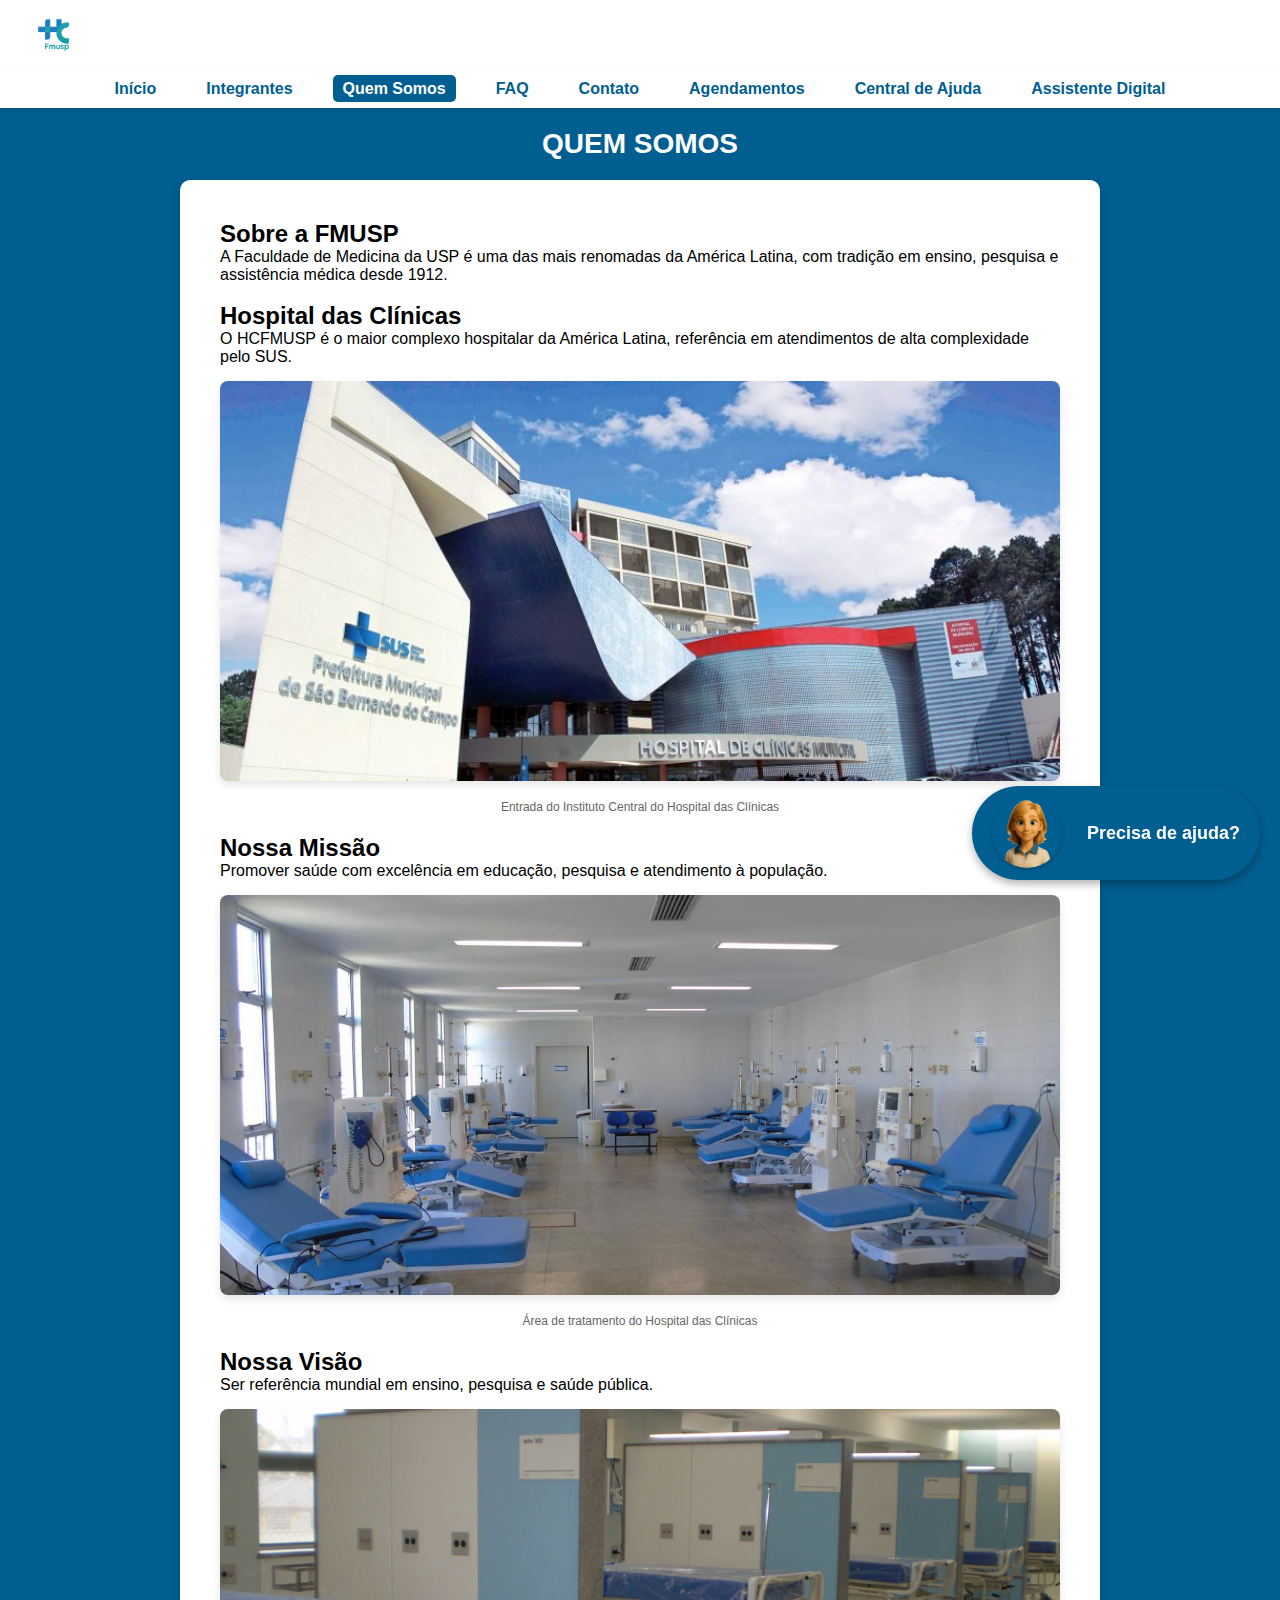
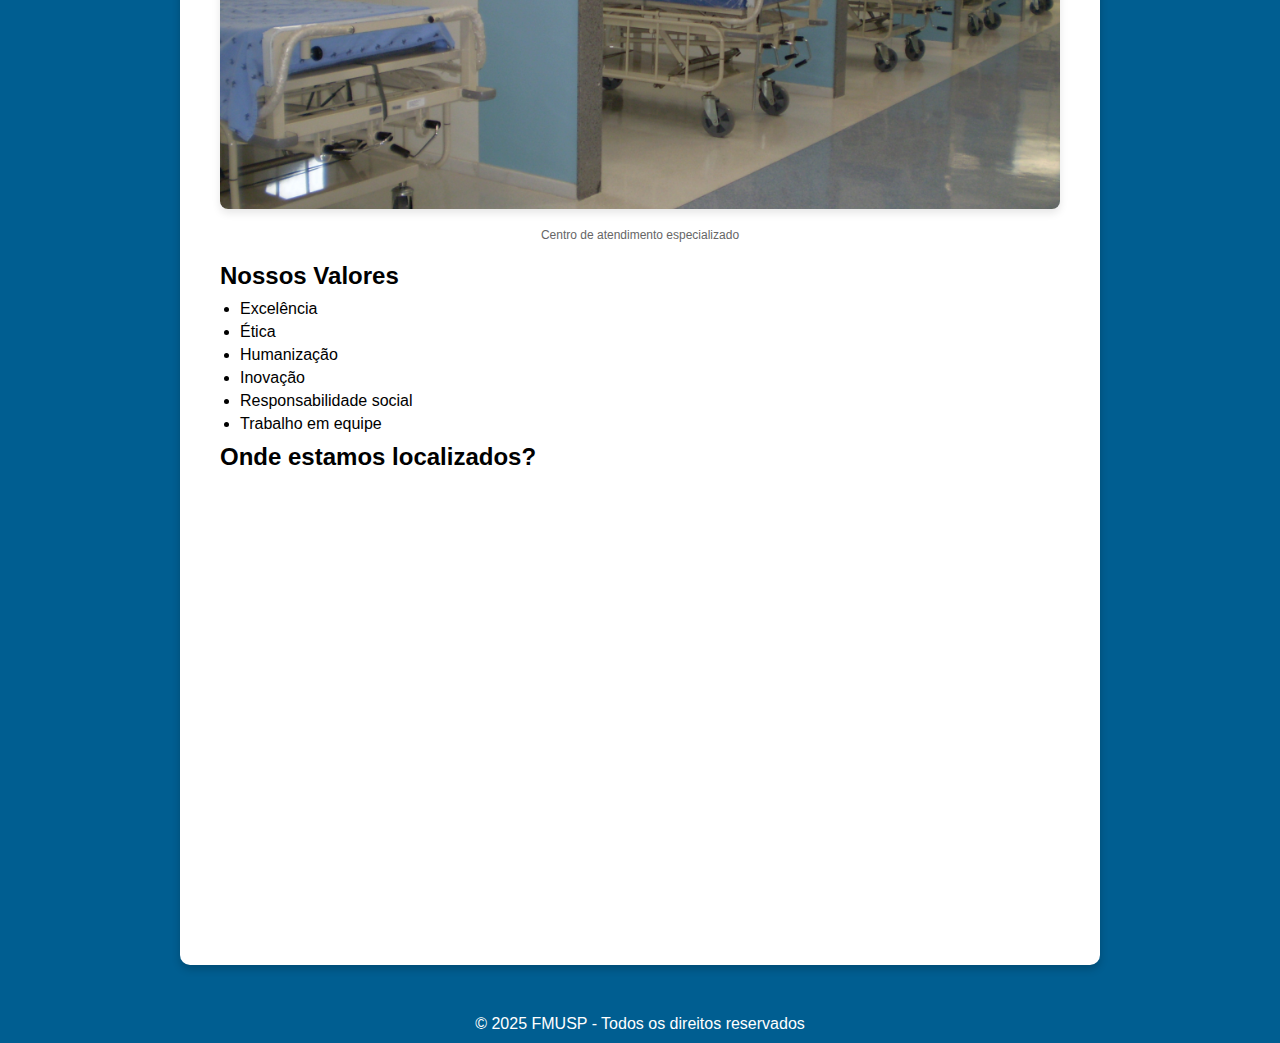
<file: html/quemsomos.html>
<!DOCTYPE html>
<html lang="pt-BR">
<head>
    <meta charset="UTF-8" />
    <meta name="viewport" content="width=device-width, initial-scale=1.0" />
    <title>Quem Somos - FMUSP</title>
    <link rel="stylesheet" href="../css/style.css" />
    <link rel="stylesheet" href="../css/avatar-assistente.css" />
</head>
<body>
    <header>
        <img src="../image/logohc.png" alt="Logo FMUSP" class="logo" />
    </header>
    <nav class="menu">
        <ul>
            <li><a href="../index.html">Início</a></li>
            <li><a href="integrantes.html">Integrantes</a></li>
            <li><a href="quemsomos.html"  class="active">Quem Somos</a></li>
            <li><a href="faq.html">FAQ</a></li>
            <li><a href="contato.html">Contato</a></li>
            <li><a href="agendamentos.html">Agendamentos</a></li>
            <li><a href="central-ajuda.html">Central de Ajuda</a></li>
            <li><a href="assistente.html">Assistente Digital</a></li>
        </ul>
    </nav>
    <main>
        <div class="container">
    <h1>QUEM SOMOS</h1>
    <div class="content-box">
        <h2>Sobre a FMUSP</h2>
        <p>A Faculdade de Medicina da USP é uma das mais renomadas da América Latina, com tradição em ensino, pesquisa e assistência médica desde 1912.</p> <br>

        <h2>Hospital das Clínicas</h2>
        <p>O HCFMUSP é o maior complexo hospitalar da América Latina, referência em atendimentos de alta complexidade pelo SUS.</p>
        <img src="../image/hospital/hcentrada.jpg" alt="Entrada do Instituto Central do Hospital das Clínicas" class="content-image">
        <p class="image-caption">Entrada do Instituto Central do Hospital das Clínicas</p>

        <h2>Nossa Missão</h2>
        <p>Promover saúde com excelência em educação, pesquisa e atendimento à população.</p>
        <img src="../image/hospital/hcdentro.jpg" alt="Interior do Hospital das Clínicas - Área de Tratamento" class="content-image">
        <p class="image-caption">Área de tratamento do Hospital das Clínicas</p>

        <h2>Nossa Visão</h2>
        <p>Ser referência mundial em ensino, pesquisa e saúde pública.</p>
        <img src="../image/hospital/hcdentro2.jpg" alt="Interior do Hospital das Clínicas - Área de Atendimento" class="content-image">
        <p class="image-caption">Centro de atendimento especializado</p>

        <h2>Nossos Valores</h2>
        <ul class="valores">
            <li>Excelência</li>
            <li>Ética</li>
            <li>Humanização</li>
            <li>Inovação</li>
            <li>Responsabilidade social</li>
            <li>Trabalho em equipe</li>
        </ul>

        <h2>Onde estamos localizados?</h2>
        <iframe src="https://www.google.com/maps/embed?pb=!1m14!1m8!1m3!1d7314.592629757024!2d-46.66986!3d-23.557799!3m2!1i1024!2i768!4f13.1!3m3!1m2!1s0x94ce59b00d3aa487%3A0xfe715b43e354f823!2sHospital%20das%20Cl%C3%ADnicas%20FMUSP!5e0!3m2!1spt-BR!2sbr!4v1748002236829!5m2!1spt-BR!2sbr" width="100%" height="450" style="border:0;" allowfullscreen="" loading="lazy" referrerpolicy="no-referrer-when-downgrade"></iframe>
    </div>
</div>

    </main>
    <div vw class="enabled">
    <div vw-access-button class="active"></div>
    <div vw-plugin-wrapper>
    <div class="vw-plugin-top-wrapper"></div>
    </div>
    </div>
    
    <script src="https://vlibras.gov.br/app/vlibras-plugin.js"></script>
    <script>
    new window.VLibras.Widget('https://vlibras.gov.br/app');
    </script>
    <footer>
        <p>&copy; 2025 FMUSP - Todos os direitos reservados</p>
    </footer>
    <a href="assistente.html" class="assistente-flutuante">
        <div class="avatar-assistente">
            <img src="../image/assistente/assistente-estatico.png" alt="Assistente Digital">
        </div>
        <div class="assistente-texto">Precisa de ajuda?</div>
    </a>
    <script src="../javascript/script.js"></script>
    <script src="../javascript/avatar-assistente.js"></script>
</body>
</html>
</file>
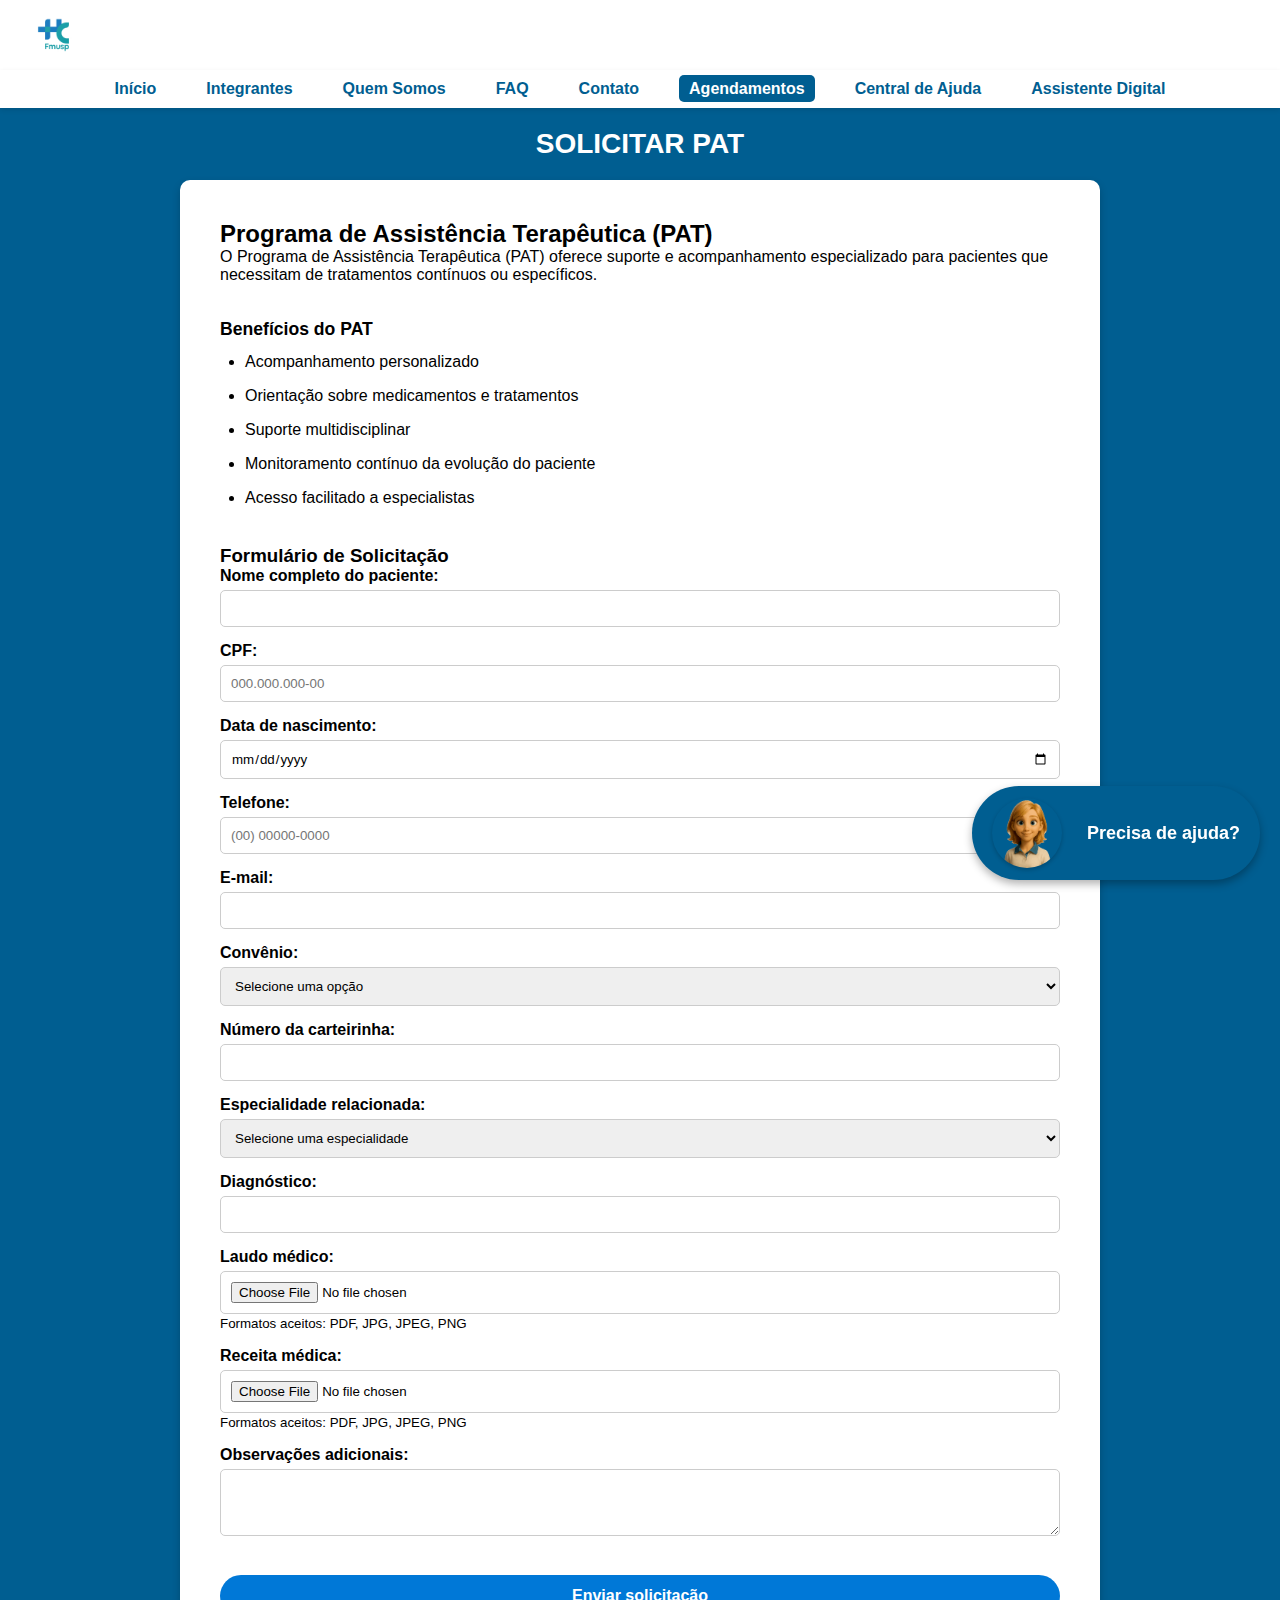
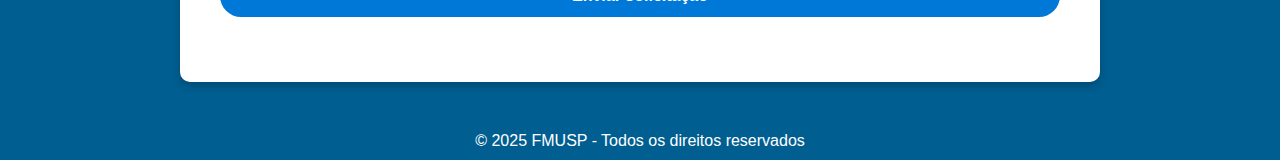
<file: html/solicitar-pat.html>
<!DOCTYPE html>
<html lang="pt-BR">
<head>
    <meta charset="UTF-8" />
    <meta name="viewport" content="width=device-width, initial-scale=1.0" />
    <title>Solicitar PAT - FMUSP</title>
    <link rel="stylesheet" href="../css/style.css" />
    <link rel="stylesheet" href="../css/avatar-assistente.css" />
</head>
<body>
    <header>
        <img src="../image/logohc.png" alt="Logo FMUSP" class="logo" />
    </header>
    <nav class="menu">
        <ul>
            <li><a href="../index.html">Início</a></li>
            <li><a href="integrantes.html">Integrantes</a></li>
            <li><a href="quemsomos.html">Quem Somos</a></li>
            <li><a href="faq.html">FAQ</a></li>
            <li><a href="contato.html">Contato</a></li>
            <li><a href="agendamentos.html" class="active">Agendamentos</a></li>
            <li><a href="central-ajuda.html">Central de Ajuda</a></li>
            <li><a href="assistente.html">Assistente Digital</a></li>
        </ul>
    </nav>
    <main>
        <div class="container">
            <h1>SOLICITAR PAT</h1>
            <div class="content-box">
                <div class="pat-container">
                    <div class="pat-info">
                        <h2>Programa de Assistência Terapêutica (PAT)</h2>
                        <p>O Programa de Assistência Terapêutica (PAT) oferece suporte e acompanhamento especializado para pacientes que necessitam de tratamentos contínuos ou específicos.</p>
                        
                        <div class="list-under-heading section-spacer"> <!-- Added classes -->
                            <h3>Benefícios do PAT</h3>
                            <ul>
                                <li>Acompanhamento personalizado</li>
                                <li>Orientação sobre medicamentos e tratamentos</li>
                                <li>Suporte multidisciplinar</li>
                                <li>Monitoramento contínuo da evolução do paciente</li>
                                <li>Acesso facilitado a especialistas</li>
                            </ul>
                        </div>
                    </div>
                    
                    <div class="pat-form section-spacer"> <!-- Added class -->
                        <h3>Formulário de Solicitação</h3>
                        <form id="form-pat">
                            <div class="form-group">
                                <label for="nome-paciente">Nome completo do paciente:</label>
                                <input type="text" id="nome-paciente" name="nome-paciente" required>
                            </div>
                            
                            <div class="form-group">
                                <label for="cpf-paciente">CPF:</label>
                                <input type="text" id="cpf-paciente" name="cpf-paciente" placeholder="000.000.000-00" required>
                            </div>
                            
                            <div class="form-group">
                                <label for="data-nascimento">Data de nascimento:</label>
                                <input type="date" id="data-nascimento" name="data-nascimento" required>
                            </div>
                            
                            <div class="form-group">
                                <label for="telefone-paciente">Telefone:</label>
                                <input type="tel" id="telefone-paciente" name="telefone-paciente" placeholder="(00) 00000-0000" required>
                            </div>
                            
                            <div class="form-group">
                                <label for="email-paciente">E-mail:</label>
                                <input type="email" id="email-paciente" name="email-paciente" required>
                            </div>
                            
                            <div class="form-group">
                                <label for="convenio">Convênio:</label>
                                <select id="convenio" name="convenio" required>
                                    <option value="">Selecione uma opção</option>
                                    <option value="sus">SUS</option>
                                    <option value="amil">Amil</option>
                                    <option value="bradesco">Bradesco Saúde</option>
                                    <option value="unimed">Unimed</option>
                                    <option value="sulamerica">SulAmérica</option>
                                    <option value="particular">Particular</option>
                                </select>
                            </div>
                            
                            <div class="form-group">
                                <label for="carteirinha">Número da carteirinha:</label>
                                <input type="text" id="carteirinha" name="carteirinha">
                            </div>
                            
                            <div class="form-group">
                                <label for="especialidade">Especialidade relacionada:</label>
                                <select id="especialidade" name="especialidade" required>
                                    <option value="">Selecione uma especialidade</option>
                                    <option value="cardiologia">Cardiologia</option>
                                    <option value="dermatologia">Dermatologia</option>
                                    <option value="endocrinologia">Endocrinologia</option>
                                    <option value="fisioterapia">Fisioterapia</option>
                                    <option value="fonoaudiologia">Fonoaudiologia</option>
                                    <option value="neurologia">Neurologia</option>
                                    <option value="oncologia">Oncologia</option>
                                    <option value="ortopedia">Ortopedia</option>
                                    <option value="psicologia">Psicologia</option>
                                    <option value="terapia-ocupacional">Terapia Ocupacional</option>
                                </select>
                            </div>
                            
                            <div class="form-group">
                                <label for="diagnostico">Diagnóstico:</label>
                                <input type="text" id="diagnostico" name="diagnostico" required>
                            </div>
                            
                            <div class="form-group">
                                <label for="laudo-medico">Laudo médico:</label>
                                <input type="file" id="laudo-medico" name="laudo-medico" accept=".pdf,.jpg,.jpeg,.png" required>
                                <small>Formatos aceitos: PDF, JPG, JPEG, PNG</small>
                            </div>
                            
                            <div class="form-group">
                                <label for="receita-medica">Receita médica:</label>
                                <input type="file" id="receita-medica" name="receita-medica" accept=".pdf,.jpg,.jpeg,.png" required>
                                <small>Formatos aceitos: PDF, JPG, JPEG, PNG</small>
                            </div>
                            
                            <div class="form-group">
                                <label for="observacoes">Observações adicionais:</label>
                                <textarea id="observacoes" name="observacoes" rows="3"></textarea>
                            </div>
                            
                            <button type="submit" class="btn-solicitar">Enviar solicitação</button>
                        </form>
                    </div>
                </div>
            </div>
        </div>
    </main>
    <div vw class="enabled">
    <div vw-access-button class="active"></div>
    <div vw-plugin-wrapper>
    <div class="vw-plugin-top-wrapper"></div>
    </div>
    </div>
    
    <script src="https://vlibras.gov.br/app/vlibras-plugin.js"></script>
    <script>
    new window.VLibras.Widget('https://vlibras.gov.br/app');
    </script>
    <footer>
        <p>&copy; 2025 FMUSP - Todos os direitos reservados</p>
    </footer>
    <a href="assistente.html" class="assistente-flutuante">
        <div class="avatar-assistente">
            <img src="../image/assistente/assistente-estatico.png" alt="Assistente Digital">
        </div>
        <div class="assistente-texto">Precisa de ajuda?</div>
    </a>
    <script src="../javascript/script.js"></script>
    <script src="../javascript/avatar-assistente.js"></script>
</body>
</html>
</file>
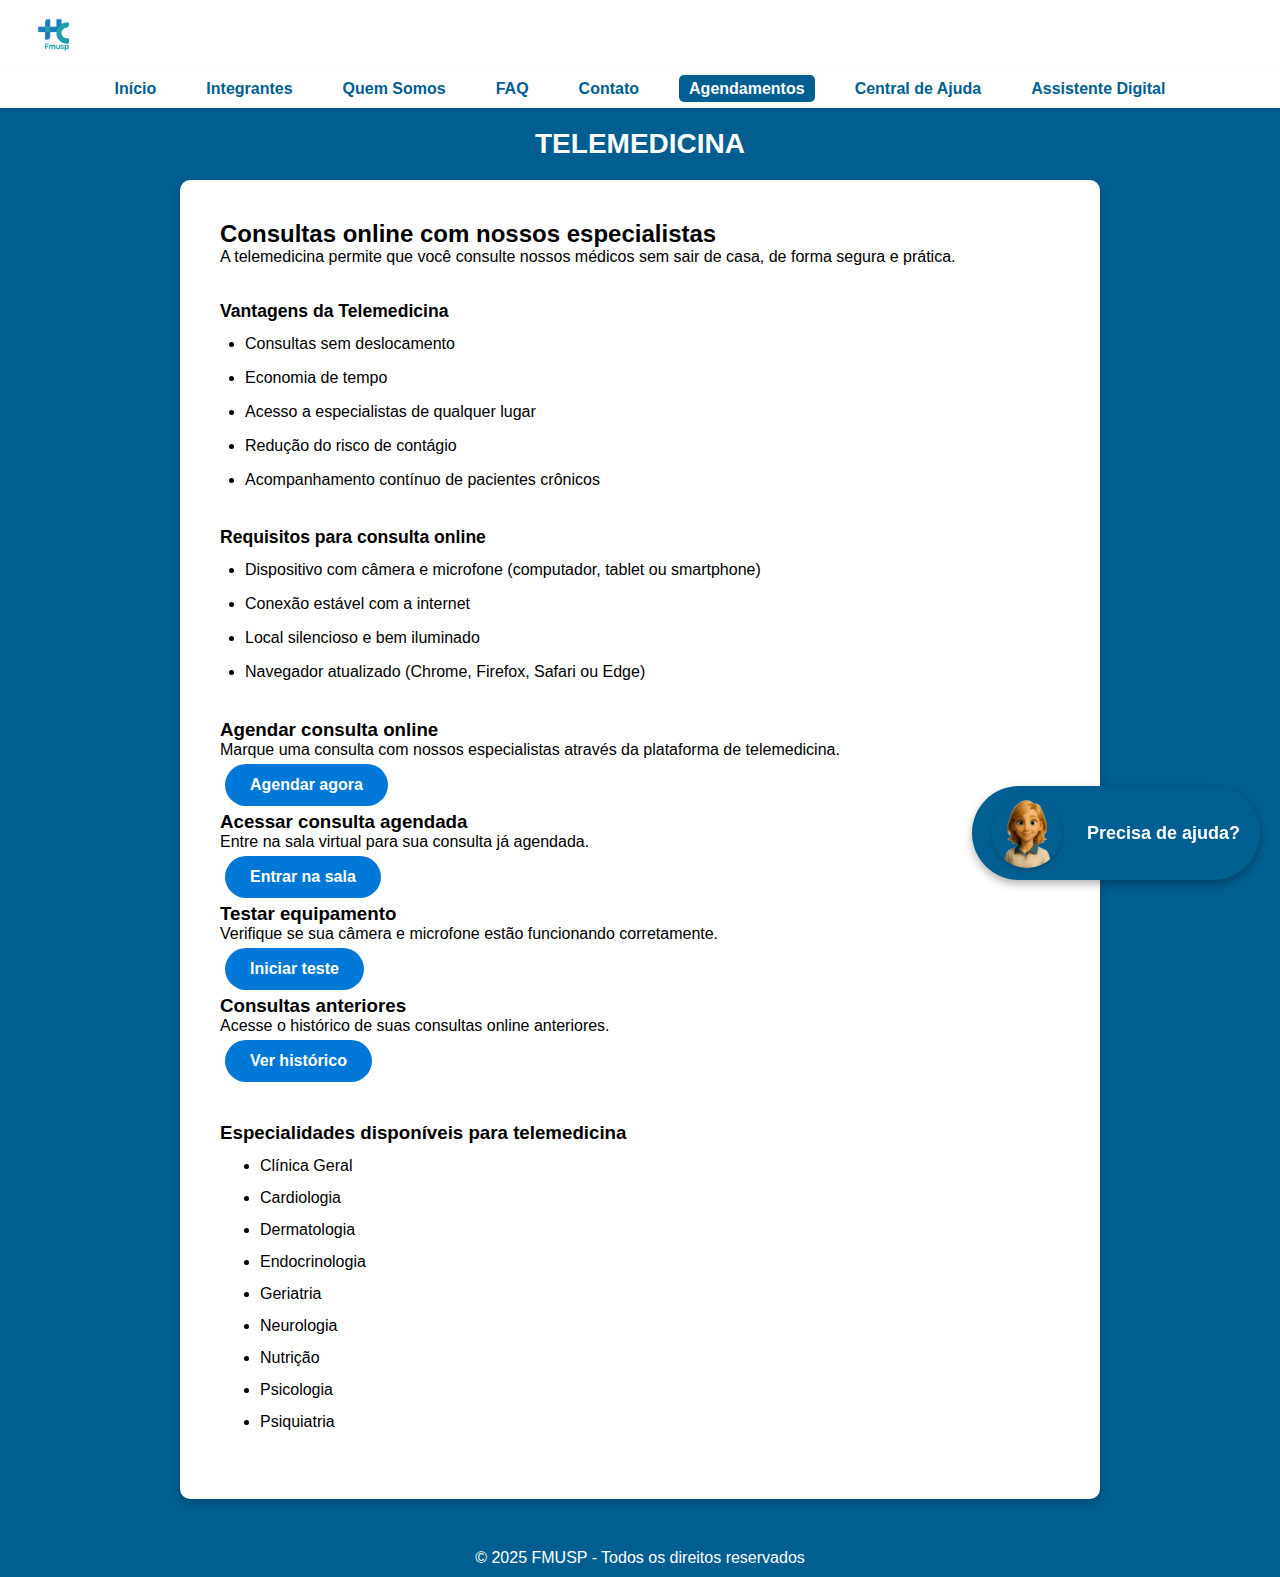
<file: html/telemedicina.html>
<!DOCTYPE html>
<html lang="pt-BR">
<head>
    <meta charset="UTF-8" />
    <meta name="viewport" content="width=device-width, initial-scale=1.0" />
    <title>Telemedicina - FMUSP</title>
    <link rel="stylesheet" href="../css/style.css" />
    <link rel="stylesheet" href="../css/avatar-assistente.css" />
</head>
<body>
    <header>
        <img src="../image/logohc.png" alt="Logo FMUSP" class="logo" />
    </header>
    <nav class="menu">
        <ul>
            <li><a href="../index.html">Início</a></li>
            <li><a href="integrantes.html">Integrantes</a></li>
            <li><a href="quemsomos.html">Quem Somos</a></li>
            <li><a href="faq.html">FAQ</a></li>
            <li><a href="contato.html">Contato</a></li>
            <li><a href="agendamentos.html" class="active">Agendamentos</a></li>
            <li><a href="central-ajuda.html">Central de Ajuda</a></li>
            <li><a href="assistente.html">Assistente Digital</a></li>
        </ul>
    </nav>
    <main>
        <div class="container">
            <h1>TELEMEDICINA</h1>
            <div class="content-box">
                <div class="telemedicina-container">
                    <div class="telemedicina-info">
                        <h2>Consultas online com nossos especialistas</h2>
                        <p>A telemedicina permite que você consulte nossos médicos sem sair de casa, de forma segura e prática.</p>
                        
                        <div class="list-under-heading section-spacer"> <!-- Added classes -->
                            <h3>Vantagens da Telemedicina</h3>
                            <ul>
                                <li>Consultas sem deslocamento</li>
                                <li>Economia de tempo</li>
                                <li>Acesso a especialistas de qualquer lugar</li>
                                <li>Redução do risco de contágio</li>
                                <li>Acompanhamento contínuo de pacientes crônicos</li>
                            </ul>
                        </div>
                        
                        <div class="list-under-heading section-spacer"> <!-- Added classes -->
                            <h3>Requisitos para consulta online</h3>
                            <ul>
                                <li>Dispositivo com câmera e microfone (computador, tablet ou smartphone)</li>
                                <li>Conexão estável com a internet</li>
                                <li>Local silencioso e bem iluminado</li>
                                <li>Navegador atualizado (Chrome, Firefox, Safari ou Edge)</li>
                            </ul>
                        </div>
                    </div>
                    
                    <div class="telemedicina-acoes section-spacer"> <!-- Added class -->
                        <div class="telemedicina-card">
                            <h3>Agendar consulta online</h3>
                            <p>Marque uma consulta com nossos especialistas através da plataforma de telemedicina.</p>
                            <a href="agendar-consulta.html"><button class="btn-telemedicina">Agendar agora</button></a>
                        </div>
                        
                        <div class="telemedicina-card">
                            <h3>Acessar consulta agendada</h3>
                            <p>Entre na sala virtual para sua consulta já agendada.</p>
                            <button class="btn-telemedicina">Entrar na sala</button>
                        </div>
                        
                        <div class="telemedicina-card">
                            <h3>Testar equipamento</h3>
                            <p>Verifique se sua câmera e microfone estão funcionando corretamente.</p>
                            <button class="btn-telemedicina">Iniciar teste</button>
                        </div>
                        
                        <div class="telemedicina-card">
                            <h3>Consultas anteriores</h3>
                            <p>Acesse o histórico de suas consultas online anteriores.</p>
                            <button class="btn-telemedicina">Ver histórico</button>
                        </div>
                    </div>
                    
                    <div class="telemedicina-especialidades section-spacer"> <!-- Added class -->
                        <h3>Especialidades disponíveis para telemedicina</h3>
                        <ul class="especialidades-lista"> <!-- Changed div grid to ul list -->
                            <li>Clínica Geral</li>
                            <li>Cardiologia</li>
                            <li>Dermatologia</li>
                            <li>Endocrinologia</li>
                            <li>Geriatria</li>
                            <li>Neurologia</li>
                            <li>Nutrição</li>
                            <li>Psicologia</li>
                            <li>Psiquiatria</li>
                        </ul>
                    </div>
                </div>
            </div>
        </div>
    </main>
    <div vw class="enabled">
    <div vw-access-button class="active"></div>
    <div vw-plugin-wrapper>
    <div class="vw-plugin-top-wrapper"></div>
    </div>
    </div>
    
    <script src="https://vlibras.gov.br/app/vlibras-plugin.js"></script>
    <script>
    new window.VLibras.Widget('https://vlibras.gov.br/app');
    </script>
    <footer>
        <p>&copy; 2025 FMUSP - Todos os direitos reservados</p>
    </footer>
    <a href="assistente.html" class="assistente-flutuante">
        <div class="avatar-assistente">
            <img src="../image/assistente/assistente-estatico.png" alt="Assistente Digital">
        </div>
        <div class="assistente-texto">Precisa de ajuda?</div>
    </a>
    <script src="../javascript/script.js"></script>
    <script src="../javascript/avatar-assistente.js"></script>
</body>
</html>
</file>
<file: css/style.css>
* {
    box-sizing: border-box;
    font-family: Arial, sans-serif;
    margin: 0;
    padding: 0;
}

body {
    background-color: #005e91;
    min-height: 100vh;
    display: flex;
    flex-direction: column;
}

header {
    display: flex;
    justify-content: space-between;
    align-items: center;
    padding: 10px 30px;
    background-color: #ffffff;
}

.logo {
    height: 50px;
    width: auto;
    object-fit: contain;
}

.ajuda {
    display: flex;
    align-items: center;
    gap: 10px;
    font-size: 14px;
    font-weight: bold;
}

.icone-ia {
    font-size: 24px;
}

/* Remover completamente o menu-toggle */
.menu-toggle {
    display: none !important;
    visibility: hidden !important;
    opacity: 0 !important;
    width: 0 !important;
    height: 0 !important;
    position: absolute !important;
    pointer-events: none !important;
}

/* Remover qualquer elemento com ☰ */
*:contains('☰') {
    display: none !important;
}

.menu {
    background-color: #ffffff;
    box-shadow: 0 2px 5px rgba(0, 0, 0, 0.1);
}

.menu ul {
    display: flex;
    list-style: none;
    justify-content: center;
    padding: 10px 0;
}

.menu ul li {
    margin: 0 15px;
}

.menu ul li a {
    text-decoration: none;
    color: #005e91;
    font-weight: bold;
    padding: 5px 10px;
    border-radius: 5px;
    transition: background-color 0.3s;
}

.menu ul li a:hover {
    background-color: #dbeec2;
}

.menu ul li a.active {
    background-color: #005e91;
    color: white;
}

main {
    flex: 1;
    padding: 20px;
}

.container {
    max-width: 1200px;
    margin: 0 auto;
}

h1 {
    color: #ffffff;
    text-align: center;
    margin-bottom: 20px;
    font-size: 28px;
}

.content-box {
    background-color: #ffffff;
    border-radius: 10px;
    padding: 40px; /* Increased padding */
    box-shadow: 0 4px 8px rgba(0, 0, 0, 0.2);
}

footer {
    background-color: #005e91;
    color: white;
    text-align: center;
    padding: 10px;
    margin-top: 20px;
}

.login-container {
    display: flex;
    gap: 50px;
    background-color: transparent;
    padding: 40px;
    justify-content: center;
    margin-top: 20px;
}

.login-box {
    background: white;
    border-radius: 20px;
    padding: 40px;
    width: 320px;
    text-align: center;
    box-shadow: 0 4px 8px rgba(0, 0, 0, 0.2);
}

.login-logo {
    height: 50px;
    width: auto;
    margin-bottom: 20px;
    object-fit: contain;
}

.login-box input {
    width: 100%;
    padding: 15px;
    margin: 15px 0;
    border: 1px solid #ccc;
    border-radius: 8px;
    font-size: 16px;
}

.login-box .esqueci {
    display: block;
    margin-bottom: 15px;
    font-size: 14px;
    text-align: right;
    color: #0077cc;
    text-decoration: none;
}

.login-box button {
    background-color: #0077cc;
    color: white;
    border: none;
    padding: 15px;
    width: 100%;
    border-radius: 8px;
    font-weight: bold;
    cursor: pointer;
    font-size: 16px;
    margin-top: 10px;
}

.login-box p {
    font-size: 18px;
    margin-bottom: 15px;
    font-weight: bold;
    color: #005e91;
}

.gov-logo {
    width: 150px;
    margin: 20px 0;
}

.gov-btn {
    background-color: #0077cc;
    font-size: 16px;
    padding: 15px;
}

.valores {
    list-style-type: disc;
    padding-left: 20px;
    margin: 10px 0;
}

.valores li {
    margin-bottom: 5px;
}

.faq-section {
    margin-bottom: 30px;
}

.faq-section h3 {
    color: #005e91;
    margin-bottom: 15px;
    border-bottom: 2px solid #dbeec2;
    padding-bottom: 5px;
}

.faq-item {
    margin-bottom: 15px;
}

.faq-question {
    font-weight: bold;
    margin-bottom: 5px;
}

.faq-answer {
    padding-left: 15px;
}

.contato-container {
    display: flex;
    flex-wrap: wrap;
    gap: 30px;
}

.contato-info, .contato-form {
    flex: 1;
    min-width: 300px;
}

.info-item {
    margin-bottom: 15px;
}

.form-group {
    margin-bottom: 15px;
}

.form-group label {
    display: block;
    margin-bottom: 5px;
    font-weight: bold;
}

.form-group input, .form-group select, .form-group textarea {
    width: 100%;
    padding: 10px;
    border: 1px solid #ccc;
    border-radius: 5px;
}

.btn-enviar {
    background-color: #005e91;
    color: white;
    border: none;
    padding: 10px 20px;
    border-radius: 5px;
    cursor: pointer;
    font-weight: bold;
}

.agendamentos-container {
    display: flex;
    flex-direction: column;
    gap: 15px;
}

.agendamento-opcao {
    display: flex;
    align-items: center;
    background-color: #f8f8f8;
    border-radius: 10px;
    padding: 15px;
    cursor: pointer;
    transition: background-color 0.3s;
}

.agendamento-opcao:hover {
    background-color: #dbeec2;
}

.agendamento-icone {
    width: 40px;
    height: 40px;
    margin-right: 15px;
    display: flex;
    align-items: center;
    justify-content: center;
}

.agendamento-icone img {
    max-width: 100%;
    max-height: 100%;
}

.ajuda-container {
    display: flex;
    gap: 30px;
}

.ajuda-categorias {
    width: 250px;
}

.categorias-lista {
    list-style: none;
    margin-top: 15px;
}

.categoria-item {
    padding: 10px;
    margin-bottom: 5px;
    background-color: #f8f8f8;
    border-radius: 5px;
    cursor: pointer;
}

.categoria-item.active {
    background-color: #005e91;
    color: white;
}

.ajuda-conteudo {
    flex: 1;
}

.ajuda-secao {
    margin-bottom: 20px;
}

.ajuda-secao.hidden {
    display: none;
}

.tutorial-item {
    background-color: #f8f8f8;
    border-radius: 5px;
    padding: 15px;
    margin-bottom: 15px;
}

.tutorial-item h4 {
    color: #005e91;
    margin-bottom: 5px;
}

.btn-tutorial {
    display: inline-block;
    background-color: #005e91;
    color: white;
    text-decoration: none;
    padding: 5px 10px;
    border-radius: 5px;
    margin-top: 10px;
    font-size: 14px;
}

.chatbot-container {
    display: flex;
    flex-direction: column;
    height: 500px;
}

.chatbot-mensagens {
    flex: 1;
    overflow-y: auto;
    padding: 15px;
    background-color: #f8f8f8;
    border-radius: 10px;
    margin-bottom: 15px;
}

.mensagem {
    display: flex;
    margin-bottom: 15px;
}

.mensagem.bot {
    justify-content: flex-start;
}

.mensagem.usuario {
    justify-content: flex-end;
}

.avatar-bot {
    width: 40px;
    height: 40px;
    border-radius: 50%;
    display: flex;
    justify-content: center;
    align-items: center;
    margin-right: 10px;
    flex-shrink: 0;
    overflow: hidden;
}

.avatar-img {
    width: 100%;
    height: 100%;
    object-fit: cover;
}.texto-mensagem {
    background-color: white;
    padding: 10px;
    border-radius: 10px;
    max-width: 70%;
    box-shadow: 0 1px 2px rgba(0, 0, 0, 0.1);
}

.mensagem.usuario .texto-mensagem {
    background-color: #005e91;
    color: white;
}

.chatbot-opcoes {
    display: flex;
    flex-wrap: wrap;
    gap: 10px;
    margin-bottom: 15px;
}

.opcao-bot {
    display: flex;
    align-items: center;
    background-color: white;
    border: 1px solid #005e91;
    border-radius: 20px;
    padding: 5px 15px;
    cursor: pointer;
}

.opcao-bot .avatar-bot {
    width: 30px;
    height: 30px;
    font-size: 16px;
}

.texto-opcao {
    margin-left: 10px;
}

.chatbot-input {
    display: flex;
    gap: 10px;
}

.chatbot-input input {
    flex: 1;
    padding: 10px;
    border: 1px solid #ccc;
    border-radius: 5px;
}

.chatbot-input button {
    background-color: #005e91;
    color: white;
    border: none;
    padding: 10px 20px;
    border-radius: 5px;
    cursor: pointer;
}

/* Estilos adicionados para o texto explicativo do cadastro */
.cadastro-info {
    background-color: #ffffff;
    border-radius: 10px;
    padding: 20px;
    margin-bottom: 20px;
    box-shadow: 0 4px 8px rgba(0, 0, 0, 0.2);
}

.cadastro-info h2 {
    color: #005e91;
    margin-bottom: 15px;
    text-align: center;
}

.cadastro-info p {
    margin-bottom: 15px;
    line-height: 1.6;
    text-align: justify;
}

.cadastro-info ul{
    margin-left: 50px;
}

/* Estilos para imagens nas páginas de conteúdo */
.content-image {
    width: 100%;
    max-height: 400px;
    object-fit: cover;
    border-radius: 8px;
    margin: 15px 0;
    box-shadow: 0 4px 8px rgba(0, 0, 0, 0.1);
}

.image-caption {
    font-size: 12px;
    color: #666;
    text-align: center;
    margin-bottom: 20px;
}

/* Estilo para o assistente na parte inferior direita */
.assistente-flutuante {
    position: fixed;
    right: 30px;
    bottom: 30px;
    display: flex;
    align-items: center;
    z-index: 1000;
    cursor: pointer;
    text-decoration: none;
    background-color: #0078d7;
    color: white;
    padding: 15px 20px;
    border-radius: 50px;
    box-shadow: 0 4px 8px rgba(0, 0, 0, 0.3);
    transition: all 0.3s ease;
}

.assistente-flutuante:hover {
    background-color: #005fa3;
    transform: translateY(-3px);
    box-shadow: 0 6px 12px rgba(0, 0, 0, 0.4);
}

.assistente-icone {
    font-size: 24px;
    margin-right: 10px;
}

.assistente-texto {
    font-weight: bold;
    font-size: 16px;
}

/* Estilos para a página de integrantes */
.integrantes-container {
    padding: 20px;
}

.integrantes-container h2 {
    color: #005e91;
    margin-bottom: 25px;
    text-align: center;
    border-bottom: 2px solid #dbeec2;
    padding-bottom: 10px;
}

.integrante-card {
    display: flex;
    background-color: #f8f8f8;
    border-radius: 10px;
    padding: 20px;
    margin-bottom: 20px;
    box-shadow: 0 2px 5px rgba(0, 0, 0, 0.1);
    transition: transform 0.3s ease, box-shadow 0.3s ease;
}

.integrante-card:hover {
    transform: translateY(-5px);
    box-shadow: 0 5px 15px rgba(0, 0, 0, 0.2);
}

.integrante-foto {
    width: 120px;
    height: 120px;
    border-radius: 50%;
    background-color: #dbeec2;
    margin-right: 20px;
    overflow: hidden;
    flex-shrink: 0;
    display: flex;
    align-items: center;
    justify-content: center;
}

.integrante-foto img {
    width: 100%;
    height: 100%;
    object-fit: cover;
}

.integrante-info {
    flex: 1;
}

.integrante-info h3 {
    color: #005e91;
    margin-bottom: 5px;
}

.integrante-cargo {
    font-weight: bold;
    margin-bottom: 5px;
}

.integrante-rm {
    color: #666;
    font-size: 14px;
    margin-bottom: 10px;
}

.integrante-descricao {
    line-height: 1.5;
}

.projeto-info {
    background-color: #f8f8f8;
    border-radius: 10px;
    padding: 20px;
    margin-top: 30px;
}

.projeto-info p {
    margin-bottom: 15px;
    line-height: 1.6;
}

@media (max-width: 768px) {
    .menu ul {
        flex-direction: column;
        align-items: center;
    }
    
    .menu ul li {
        margin: 5px 0;
    }
    
    .login-container {
        flex-direction: column;
        align-items: center;
    }
    
    .contato-container, .ajuda-container {
        flex-direction: column;
    }
    
    .ajuda-categorias {
        width: 100%;
    }
    
    .assistente-flutuante {
        right: 20px;
        bottom: 20px;
    }
    
    .assistente-imagem {
        width: 60px;
        height: 60px;
    }
    
    .balao-conversa {
        max-width: 150px;
        padding: 8px 12px;
        font-size: 14px;
    }
    
    .integrante-card {
        flex-direction: column;
        align-items: center;
        text-align: center;
    }
    
    .integrante-foto {
        margin-right: 0;
        margin-bottom: 15px;
    }
}


/* Custom Button Styles - Updated */
.btn-solicitar, .btn-telemedicina, .btn-agendar, .btn-filtrar, .btn-confirmar, .btn-cancelar, .btn-preparo, .btn-prontuario, .btn-remarcar, .btn-resultado {
    background-color: #0078d7; /* A slightly different blue */
    color: white;
    border: none;
    padding: 12px 25px; /* Adjusted padding */
    border-radius: 25px; /* Rounded corners */
    cursor: pointer;
    font-weight: bold;
    font-size: 16px; /* Slightly larger font */
    transition: background-color 0.3s ease, transform 0.2s ease, box-shadow 0.2s ease; /* Smooth transitions */
    display: inline-block; /* Ensure proper alignment and padding */
    text-align: center;
    margin-top: 10px; /* Add some margin */
    text-decoration: none; /* Remove underline if it's inside an <a> tag */
    line-height: normal; /* Ensure consistent line height */
    vertical-align: middle; /* Align buttons nicely if they are inline */
}

.btn-solicitar:hover, .btn-telemedicina:hover, .btn-agendar:hover, .btn-filtrar:hover, .btn-confirmar:hover, .btn-cancelar:hover, .btn-preparo:hover, .btn-prontuario:hover, .btn-remarcar:hover, .btn-resultado:hover {
    background-color: #005fa3; /* Darker blue on hover */
    transform: translateY(-2px); /* Slight lift effect */
    box-shadow: 0 4px 8px rgba(0, 0, 0, 0.15); /* Add shadow on hover */
}

/* Specific adjustments for layout */
.pat-form .btn-solicitar,
.form-section .btn-agendar {
    width: 100%; /* Make form submit buttons full width */
    margin-top: 20px;
}

.telemedicina-card .btn-telemedicina,
.agendamento-acoes button,
.filtros-agendamentos .btn-filtrar {
     width: auto; /* Keep default inline-block or adjust width as needed */
     margin: 5px; /* Add small margin around action buttons */
}

/* Ensure the link wrapping the button doesn't add underline and keeps color */
a > .btn-telemedicina,
a:visited > .btn-telemedicina,
a:hover > .btn-telemedicina,
a:active > .btn-telemedicina {
    text-decoration: none;
    color: white;
}



/* Spacing and List Adjustments based on Feedback */
.section-spacer {
    margin-top: 35px; /* Increased top margin for separation */
    margin-bottom: 25px; /* Increased bottom margin for separation */
}

.list-under-heading h3 {
    margin-bottom: 10px; /* Space between heading and list */
    font-size: 1.1em; /* Slightly smaller heading if needed */
}

.list-under-heading ul {
    padding-left: 25px; /* Adjust list indentation */
    margin-top: 0;
}

.list-under-heading li {
    margin-bottom: 10px; /* Increased space between list items */
    line-height: 1.5; /* Improve readability */
}

/* Add spacing below main paragraphs before lists/forms */
.pat-info > p,
.telemedicina-info > p {
    margin-bottom: 25px;
}



/* Styling for Especialidades List */
.especialidades-lista {
    list-style: disc; /* Use standard bullet points */
    padding-left: 40px; /* Indent the list */
    margin-top: 10px; /* Space below the heading */
}

.especialidades-lista li {
    margin-bottom: 8px; /* Space between list items */
    line-height: 1.5;
}

/* Styles for Meus Agendamentos Page */
.meus-agendamentos-container {
    max-width: 800px; /* Limit width for better readability */
    margin: 0 auto; /* Center the container */
}

.filtros-agendamentos {
    display: flex;
    gap: 15px;
    margin-bottom: 30px;
    align-items: flex-end;
    flex-wrap: wrap; /* Allow wrapping on smaller screens */
}

.filtros-agendamentos .form-group {
    flex: 1; /* Allow filters to take available space */
    min-width: 150px; /* Minimum width for filters */
}

.lista-agendamentos h2 {
    color: #005e91;
    margin-bottom: 20px;
    padding-bottom: 10px;
    border-bottom: 2px solid #dbeec2;
    font-size: 22px;
}

.agendamento-item {
    background-color: #f9f9f9;
    border: 1px solid #eee;
    border-radius: 8px;
    padding: 20px;
    margin-bottom: 20px;
    display: flex;
    justify-content: space-between;
    align-items: flex-start; /* Align items to the top */
    box-shadow: 0 2px 4px rgba(0,0,0,0.05);
    gap: 20px; /* Add gap between info and actions */
    flex-wrap: wrap; /* Allow wrapping for actions */
}

.agendamento-info {
    flex: 1; /* Take available space */
    min-width: 250px; /* Ensure info has enough space */
}

.agendamento-data {
    background-color: #005e91;
    color: white;
    border-radius: 5px;
    padding: 5px 10px;
    text-align: center;
    margin-bottom: 15px; /* Space below date */
    display: inline-block; /* Make it inline-block */
    width: auto; /* Adjust width automatically */
}

.agendamento-data .data-dia {
    font-size: 20px;
    font-weight: bold;
    display: block; /* Day above month */
    line-height: 1.1;
}

.agendamento-data .data-mes {
    font-size: 12px;
    text-transform: uppercase;
    display: block; /* Month below day */
    line-height: 1.1;
}

.agendamento-info h3 {
    font-size: 1.3em; /* Larger title */
    font-weight: 600; /* Bolder title */
    color: #333;
    margin-top: 0; /* Remove default top margin */
    margin-bottom: 10px; /* Space below title */
}

.agendamento-info p {
    margin-bottom: 5px;
    color: #555;
    line-height: 1.5;
}

.agendamento-info .preparo-alerta {
    color: #d9534f; /* Red color for alert */
    font-weight: bold;
    margin-top: 10px;
    display: block;
}

.agendamento-acoes {
    display: flex;
    flex-direction: column; /* Stack buttons vertically */
    gap: 10px; /* Space between buttons */
    align-items: flex-end; /* Align buttons to the right */
    min-width: 150px; /* Ensure buttons have space */
}

.agendamento-acoes button {
    width: 100%; /* Make buttons fill the column width */
    margin: 0; /* Reset margin from general button styles */
    padding: 10px 15px; /* Adjust padding */
    font-size: 14px; /* Adjust font size */
}

.agendamento-item.historico .agendamento-info h3 {
    color: #666; /* Dim the title for past appointments */
}

.status {
    display: inline-block;
    padding: 3px 8px;
    border-radius: 4px;
    font-size: 12px;
    font-weight: bold;
    margin-top: 10px;
}

.status.realizado {
    background-color: #dff0d8;
    color: #3c763d;
}

.status.cancelado {
    background-color: #f2dede;
    color: #a94442;
}

.status.agendado { /* Example if needed */
    background-color: #d9edf7;
    color: #31708f;
}

/* Keep only relevant general styles */
* { box-sizing: border-box; font-family: Arial, sans-serif; margin: 0; padding: 0; }
body { background-color: #005e91; min-height: 100vh; display: flex; flex-direction: column; }
header { display: flex; justify-content: space-between; align-items: center; padding: 10px 30px; background-color: #ffffff; }
.logo { height: 50px; width: auto; object-fit: contain; }
.menu { background-color: #ffffff; box-shadow: 0 2px 5px rgba(0, 0, 0, 0.1); }
.menu ul { display: flex; list-style: none; justify-content: center; padding: 10px 0; }
.menu ul li { margin: 0 15px; }
.menu ul li a { text-decoration: none; color: #005e91; font-weight: bold; padding: 5px 10px; border-radius: 5px; transition: background-color 0.3s; }
.menu ul li a:hover { background-color: #dbeec2; }
.menu ul li a.active { background-color: #005e91; color: white; }
main { flex: 1; padding: 20px; }
.container { max-width: 1200px; margin: 0 auto; }
h1 { color: #ffffff; text-align: center; margin-bottom: 20px; font-size: 28px; }
.content-box { background-color: #ffffff; border-radius: 10px; padding: 40px; box-shadow: 0 4px 8px rgba(0, 0, 0, 0.2); }
footer { background-color: #005e91; color: white; text-align: center; padding: 10px; margin-top: 20px; }
.form-group { margin-bottom: 15px; }
.form-group label { display: block; margin-bottom: 5px; font-weight: bold; }
.form-group input, .form-group select, .form-group textarea { width: 100%; padding: 10px; border: 1px solid #ccc; border-radius: 5px; }
/* Custom Button Styles - Keep relevant ones */
.btn-filtrar, .btn-confirmar, .btn-cancelar, .btn-preparo, .btn-prontuario, .btn-remarcar, .btn-resultado { background-color: #0078d7; color: white; border: none; padding: 12px 25px; border-radius: 25px; cursor: pointer; font-weight: bold; font-size: 16px; transition: background-color 0.3s ease, transform 0.2s ease, box-shadow 0.2s ease; display: inline-block; text-align: center; margin-top: 10px; text-decoration: none; line-height: normal; vertical-align: middle; }
.btn-filtrar:hover, .btn-confirmar:hover, .btn-cancelar:hover, .btn-preparo:hover, .btn-prontuario:hover, .btn-remarcar:hover, .btn-resultado:hover { background-color: #005fa3; transform: translateY(-2px); box-shadow: 0 4px 8px rgba(0, 0, 0, 0.15); }
.filtros-agendamentos .btn-filtrar { width: auto; margin: 5px; margin-top: 29px; /* Align with inputs */ }
/* .agendamento-acoes button { width: auto; margin: 5px; } /* Re-adjusting based on new layout - Keep column layout */
/* Assistente Flutuante */
.assistente-flutuante { position: fixed; right: 30px; bottom: 30px; display: flex; align-items: center; z-index: 1000; cursor: pointer; text-decoration: none; background-color: #0078d7; color: white; padding: 15px 20px; border-radius: 50px; box-shadow: 0 4px 8px rgba(0, 0, 0, 0.3); transition: all 0.3s ease; }
.assistente-flutuante:hover { background-color: #005fa3; transform: translateY(-3px); box-shadow: 0 6px 12px rgba(0, 0, 0, 0.4); }
.avatar-assistente { width: 40px; height: 40px; border-radius: 50%; margin-right: 10px; overflow: hidden; }
.avatar-assistente img { width: 100%; height: 100%; object-fit: cover; }
.assistente-texto { font-weight: bold; font-size: 16px; }
/* VLibras - Keep related styles if any (assuming handled by plugin) */
/* Responsive */
@media (max-width: 768px) {
    .menu ul { flex-direction: column; align-items: center; }
    .menu ul li { margin: 5px 0; }
    .filtros-agendamentos { flex-direction: column; align-items: stretch; }
    .filtros-agendamentos .btn-filtrar { width: 100%; margin-top: 10px; }
    .agendamento-item { flex-direction: column; align-items: stretch; }
    .agendamento-acoes { flex-direction: row; flex-wrap: wrap; gap: 10px; align-items: center; justify-content: flex-start; margin-top: 15px; min-width: auto; }
    .agendamento-acoes button { width: auto; /* Allow buttons to size naturally */ }
    .assistente-flutuante { right: 20px; bottom: 20px; padding: 10px 15px; }
    .avatar-assistente { width: 30px; height: 30px; }
    .assistente-texto { font-size: 14px; }
}





/* Extra Small devices (phones, 600px and down) */
@media (max-width: 600px) {
    header {
        padding: 10px 15px;
    }
    .logo {
        height: 40px;
    }
    h1 {
        font-size: 24px;
    }
    .login-box {
        width: 90%;
        padding: 20px;
    }
    .menu ul li {
        margin: 5px 5px;
    }
    .menu ul li a {
        padding: 5px 8px;
        font-size: 14px;
    }
    .content-box {
        padding: 20px;
    }
    .assistente-flutuante {
        right: 15px;
        bottom: 15px;
        padding: 10px 15px;
    }
    .assistente-texto {
        font-size: 14px;
    }
    .integrante-foto {
        width: 100px;
        height: 100px;
    }
}

/* Small devices (portrait tablets and large phones, 600px and up) */
@media (min-width: 600px) {
    /* Estilos para ecrãs a partir de 600px, se necessário */
    .container {
        padding: 0 15px;
    }
}

/* Medium devices (landscape tablets, 768px and up) */
/* A media query existente (max-width: 768px) já cobre alguns ajustes. */
/* Adicionamos min-width: 768px para estilos específicos a partir desta largura, se necessário */
@media (min-width: 768px) {
    .container {
        padding: 0 20px;
    }
    .menu ul {
        flex-direction: row; /* Garante layout horizontal */
    }
    .login-container {
        flex-direction: row; /* Garante layout horizontal */
        align-items: flex-start;
    }
    .contato-container, .ajuda-container {
        flex-direction: row; /* Garante layout horizontal */
    }
    .ajuda-categorias {
        width: 250px; /* Restaura largura */
    }
    .integrante-card {
        flex-direction: row; /* Garante layout horizontal */
        align-items: flex-start;
        text-align: left;
    }
    .integrante-foto {
        margin-right: 20px;
        margin-bottom: 0;
    }
}

/* Large devices (laptops/desktops, 992px and up) */
@media (min-width: 992px) {
    .container {
        max-width: 960px;
    }
}

/* Extra-Large devices (large laptops and desktops, 1300px and up) */
@media (min-width: 1300px) {
    .container {
        max-width: 1200px; /* Mantém o max-width original */
    }
}
</file>
<file: css/avatar-assistente.css>
/* Estilos para o avatar do assistente com GIF/imagem estática */
.avatar-assistente {
    width: 70px;
    height: 70px;
    border-radius: 50%;
    overflow: hidden;
    box-shadow: 0 2px 4px rgba(0, 0, 0, 0.2);
    background-color: #005e91;
    display: flex;
    justify-content: center;
    align-items: center;
}

.avatar-assistente img {
    width: 100%;
    height: 100%;
    object-fit: cover;
}

/* Estilos para o assistente flutuante */
.assistente-flutuante {
    position: fixed;
    right: 20px;
    bottom: 20px;
    display: flex;
    align-items: center;
    z-index: 1000;
    cursor: pointer;
    text-decoration: none;
    background-color: #005e91;
    color: white;
    padding: 12px 20px;
    border-radius: 50px;
    box-shadow: 0 4px 8px rgba(0, 0, 0, 0.3);
    transition: all 0.3s ease;
    min-width: 250px;
}

.assistente-flutuante:hover {
    background-color: #0078d7;
    transform: translateY(-3px);
    box-shadow: 0 6px 12px rgba(0, 0, 0, 0.4);
}

.assistente-texto {
    font-weight: bold;
    font-size: 18px;
    margin-left: 15px;
    white-space: nowrap;
}

/* Estilos para o avatar no chat */
.avatar-bot {
    width: 70px;
    height: 70px;
    border-radius: 50%;
    display: flex;
    justify-content: center;
    align-items: center;
    margin-right: 10px;
    flex-shrink: 0;
    overflow: hidden;
    background-color: #005e91;
}

.avatar-bot img {
    width: 100%;
    height: 100%;
    object-fit: cover;
}

/* Estilos para o link de ajuda no header */
.ajuda-link {
    display: flex;
    align-items: center;
    text-decoration: none;
    position: absolute;
    top: 20px;
    right: 20px;
}

.ajuda {
    display: flex;
    align-items: center;
    background-color: #005e91;
    color: white;
    padding: 10px 15px;
    border-radius: 50px;
    font-weight: bold;
    font-size: 16px;
    box-shadow: 0 2px 4px rgba(0, 0, 0, 0.2);
    transition: all 0.3s ease;
}

.ajuda:hover {
    background-color: #0078d7;
    transform: translateY(-2px);
    box-shadow: 0 4px 8px rgba(0, 0, 0, 0.3);
}

/* Responsividade */
@media (max-width: 768px) {
    .assistente-flutuante {
        padding: 10px 15px;
        min-width: 200px;
    }
    
    .avatar-assistente {
        width: 60px;
        height: 60px;
    }
    
    .avatar-bot {
        width: 60px;
        height: 60px;
    }
    
    .assistente-texto {
        font-size: 16px;
    }
    
    .ajuda {
        font-size: 14px;
        padding: 8px 12px;
    }
}
</file>
<file: css/pages/agendamentos.css>
.agendamentos-container {
    display: flex;
    flex-direction: column;
    gap: 15px;
    width: 100%;
    max-width: 800px;
    margin: 0 auto;
}

.agendamento-link {
    text-decoration: none;
    color: inherit;
    transition: transform 0.3s ease;
    display: block;
}

.agendamento-link:hover {
    transform: translateY(-3px);
}

.agendamento-opcao {
    display: flex;
    align-items: center;
    background-color: #f8f8f8;
    padding: 15px 20px;
    border-radius: 10px;
    box-shadow: 0 2px 5px rgba(0, 0, 0, 0.1);
    transition: all 0.3s ease;
}

.agendamento-opcao:hover {
    background-color: #f0f0f0;
    box-shadow: 0 4px 8px rgba(0, 0, 0, 0.15);
}

.agendamento-icone {
    width: 40px;
    height: 40px;
    display: flex;
    align-items: center;
    justify-content: center;
    margin-right: 15px;
    flex-shrink: 0;
}

.agendamento-icone img {
    width: 100%;
    height: 100%;
    object-fit: contain;
}

.agendamento-texto {
    flex: 1;
}

.agendamento-texto h3 {
    margin: 0;
    font-size: 18px;
    color: #005e91;
    font-weight: 600;
    border-bottom: none;
    padding-bottom: 0;
}

@media (max-width: 768px) {
    .agendamento-opcao {
        padding: 12px 15px;
    }
    
    .agendamento-icone {
        width: 30px;
        height: 30px;
        margin-right: 10px;
    }
    
    .agendamento-texto h3 {
        font-size: 16px;
    }
}
</file>
<file: css/pages/integrantes.css>
.integrante-card {
    display: flex;
    background-color: #f8f8f8;
    border-radius: 15px;
    padding: 25px;
    margin-bottom: 30px;
    box-shadow: 0 5px 15px rgba(0, 0, 0, 0.1);
    transition: transform 0.3s ease, box-shadow 0.3s ease;
    position: relative;
    overflow: hidden;
    opacity: 0;
    transform: translateY(20px);
    animation: fadeIn 0.5s forwards;
}

@keyframes fadeIn {
    to {
        opacity: 1;
        transform: translateY(0);
    }
}

.integrante-card:nth-child(1) { animation-delay: 0.1s; }
.integrante-card:nth-child(2) { animation-delay: 0.2s; }

.integrante-card::before {
    content: '';
    position: absolute;
    top: 0;
    left: 0;
    width: 5px;
    height: 100%;
    background-color: #005e91;
    transition: width 0.3s ease;
}

.integrante-card:hover {
    transform: translateY(-8px);
    box-shadow: 0 10px 25px rgba(0, 0, 0, 0.2);
}

.integrante-card:hover::before {
    width: 10px;
}

.integrante-foto {
    width: 150px;
    height: 150px;
    border-radius: 50%;
    background-color: #dbeec2;
    margin-right: 30px;
    overflow: hidden;
    flex-shrink: 0;
    display: flex;
    align-items: center;
    justify-content: center;
    border: 5px solid #ffffff;
    box-shadow: 0 5px 15px rgba(0, 0, 0, 0.1);
    transition: transform 0.3s ease;
    position: relative;
}

.integrante-foto::after {
    content: '';
    position: absolute;
    top: 0;
    left: 0;
    width: 100%;
    height: 100%;
    background: linear-gradient(135deg, rgba(0,94,145,0.2) 0%, rgba(219,238,194,0.2) 100%);
    border-radius: 50%;
}

.integrante-card:hover .integrante-foto {
    transform: scale(1.05);
}

.integrante-foto img {
    width: 100%;
    height: 100%;
    object-fit: cover;
}

.integrante-info {
    flex: 1;
}

.integrante-info h3 {
    color: #005e91;
    margin-bottom: 10px;
    font-size: 24px;
    position: relative;
    display: inline-block;
}

.integrante-info h3::after {
    content: '';
    position: absolute;
    bottom: -5px;
    left: 0;
    width: 0;
    height: 3px;
    background-color: #005e91;
    transition: width 0.3s ease;
}

.integrante-card:hover .integrante-info h3::after {
    width: 100%;
}

.integrante-cargo {
    font-weight: bold;
    margin-bottom: 8px;
    color: #333;
    font-size: 18px;
    display: inline-block;
    background-color: rgba(219,238,194,0.3);
    padding: 5px 10px;
    border-radius: 5px;
}

.integrante-rm {
    color: #666;
    font-size: 16px;
    margin-bottom: 15px;
    background-color: #f0f0f0;
    display: inline-block;
    padding: 5px 10px;
    border-radius: 5px;
}

.integrante-descricao {
    line-height: 1.6;
    color: #444;
    font-size: 16px;
}

.projeto-info {
    background-color: #f8f8f8;
    border-radius: 15px;
    padding: 30px;
    margin-top: 40px;
    box-shadow: 0 5px 15px rgba(0, 0, 0, 0.1);
    position: relative;
    overflow: hidden;
    animation: fadeIn 0.5s forwards;
    animation-delay: 0.6s;
    opacity: 0;
}

.projeto-info::before {
    content: '';
    position: absolute;
    top: 0;
    left: 0;
    width: 100%;
    height: 5px;
    background: linear-gradient(to right, #005e91, #dbeec2);
}

.projeto-info p {
    margin-bottom: 20px;
    line-height: 1.8;
    font-size: 16px;
    color: #333;
}

.projeto-info p:last-child {
    margin-bottom: 0;
}

.integrantes-container h2 {
    color: #005e91;
    margin-bottom: 30px;
    text-align: center;
    font-size: 28px;
    position: relative;
    padding-bottom: 15px;
}

.integrantes-container h2::after {
    content: '';
    position: absolute;
    bottom: 0;
    left: 50%;
    transform: translateX(-50%);
    width: 100px;
    height: 4px;
    background: linear-gradient(to right, #005e91, #dbeec2);
    border-radius: 2px;
}

.tecnologias-lista {
    display: flex;
    flex-wrap: wrap;
    gap: 10px;
    margin: 20px 0;
}

.tecnologia-tag {
    background-color: #005e91;
    color: white;
    padding: 5px 12px;
    border-radius: 20px;
    font-size: 14px;
    display: inline-block;
}

@media (max-width: 768px) {
    .integrante-card {
        flex-direction: column;
        align-items: center;
        text-align: center;
        padding: 20px;
    }
    
    .integrante-foto {
        margin-right: 0;
        margin-bottom: 20px;
        width: 120px;
        height: 120px;
    }
    
    .integrante-info h3::after {
        left: 50%;
        transform: translateX(-50%);
    }
    
    .integrante-card:hover .integrante-info h3::after {
        width: 80%;
    }
    
    .integrante-card::before {
        width: 100%;
        height: 5px;
        top: 0;
        left: 0;
    }
    
    .integrante-card:hover::before {
        height: 8px;
        width: 100%;
    }
}
</file>
